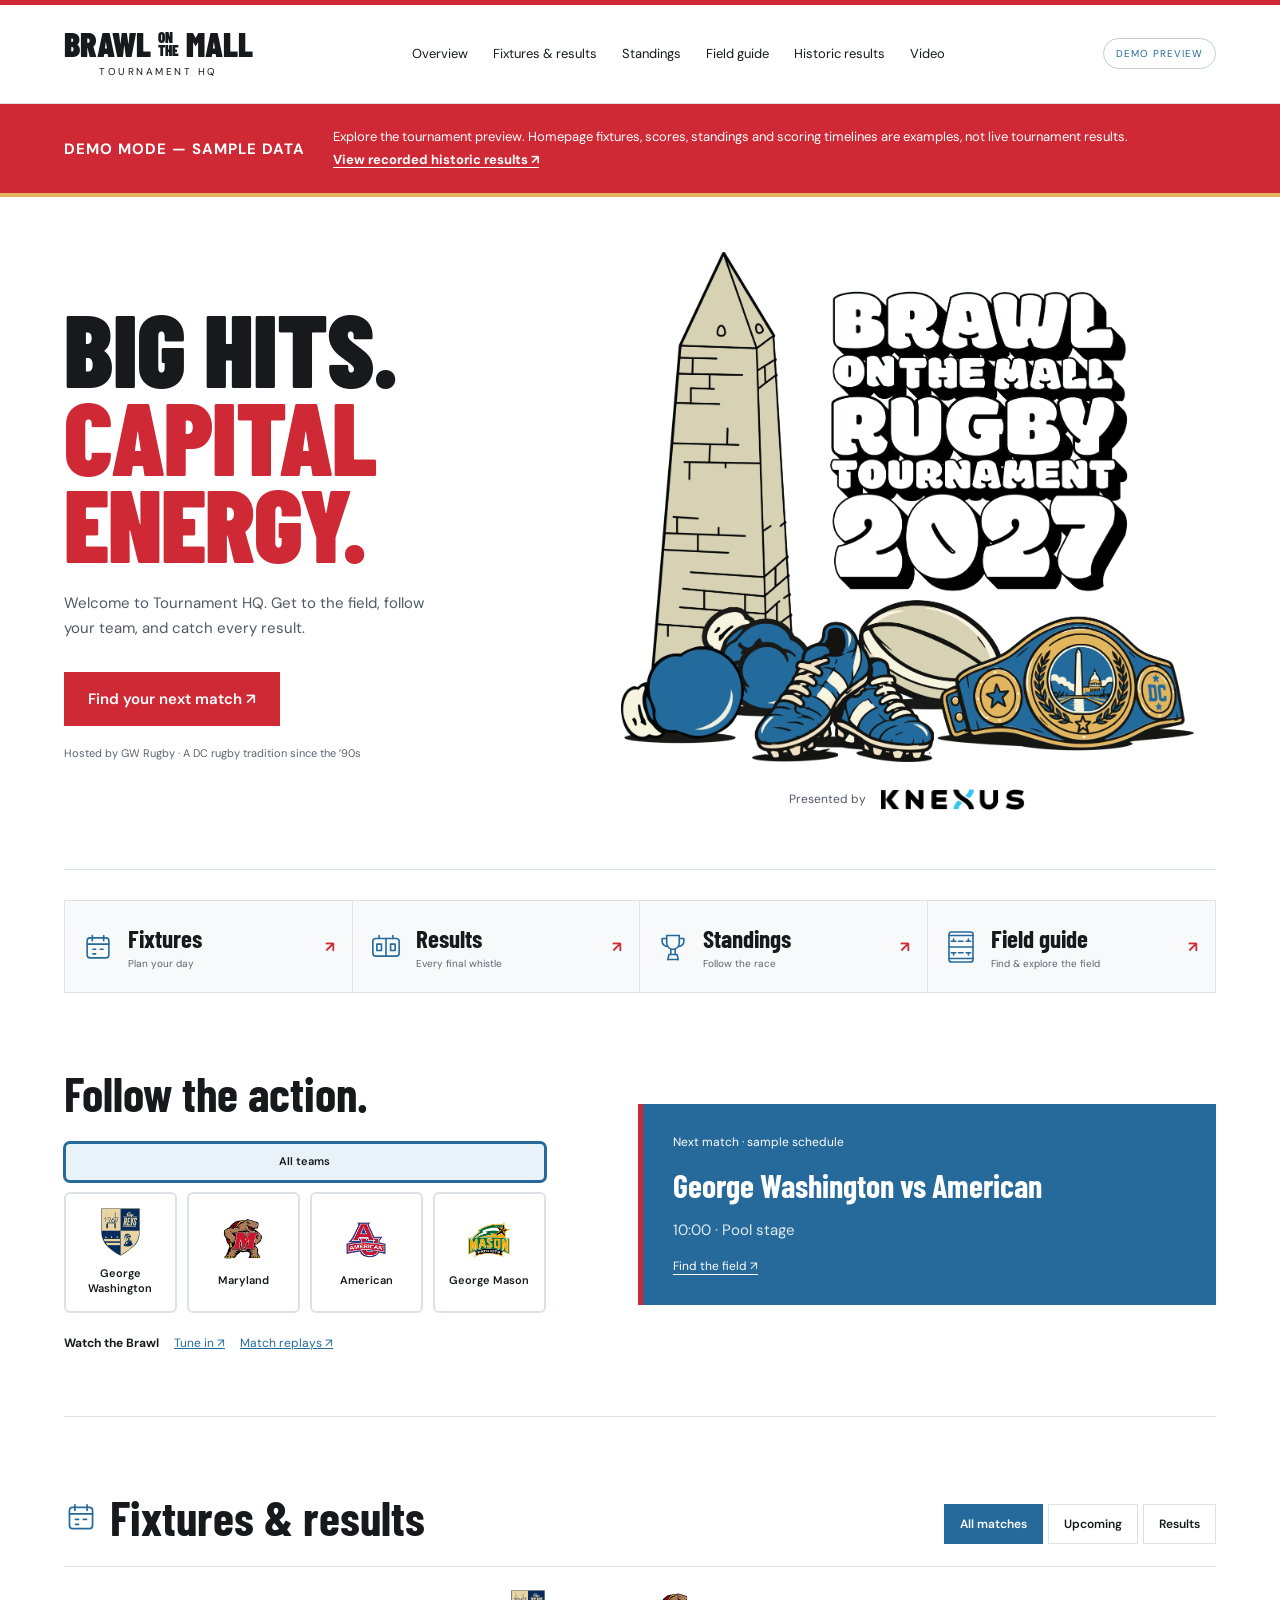
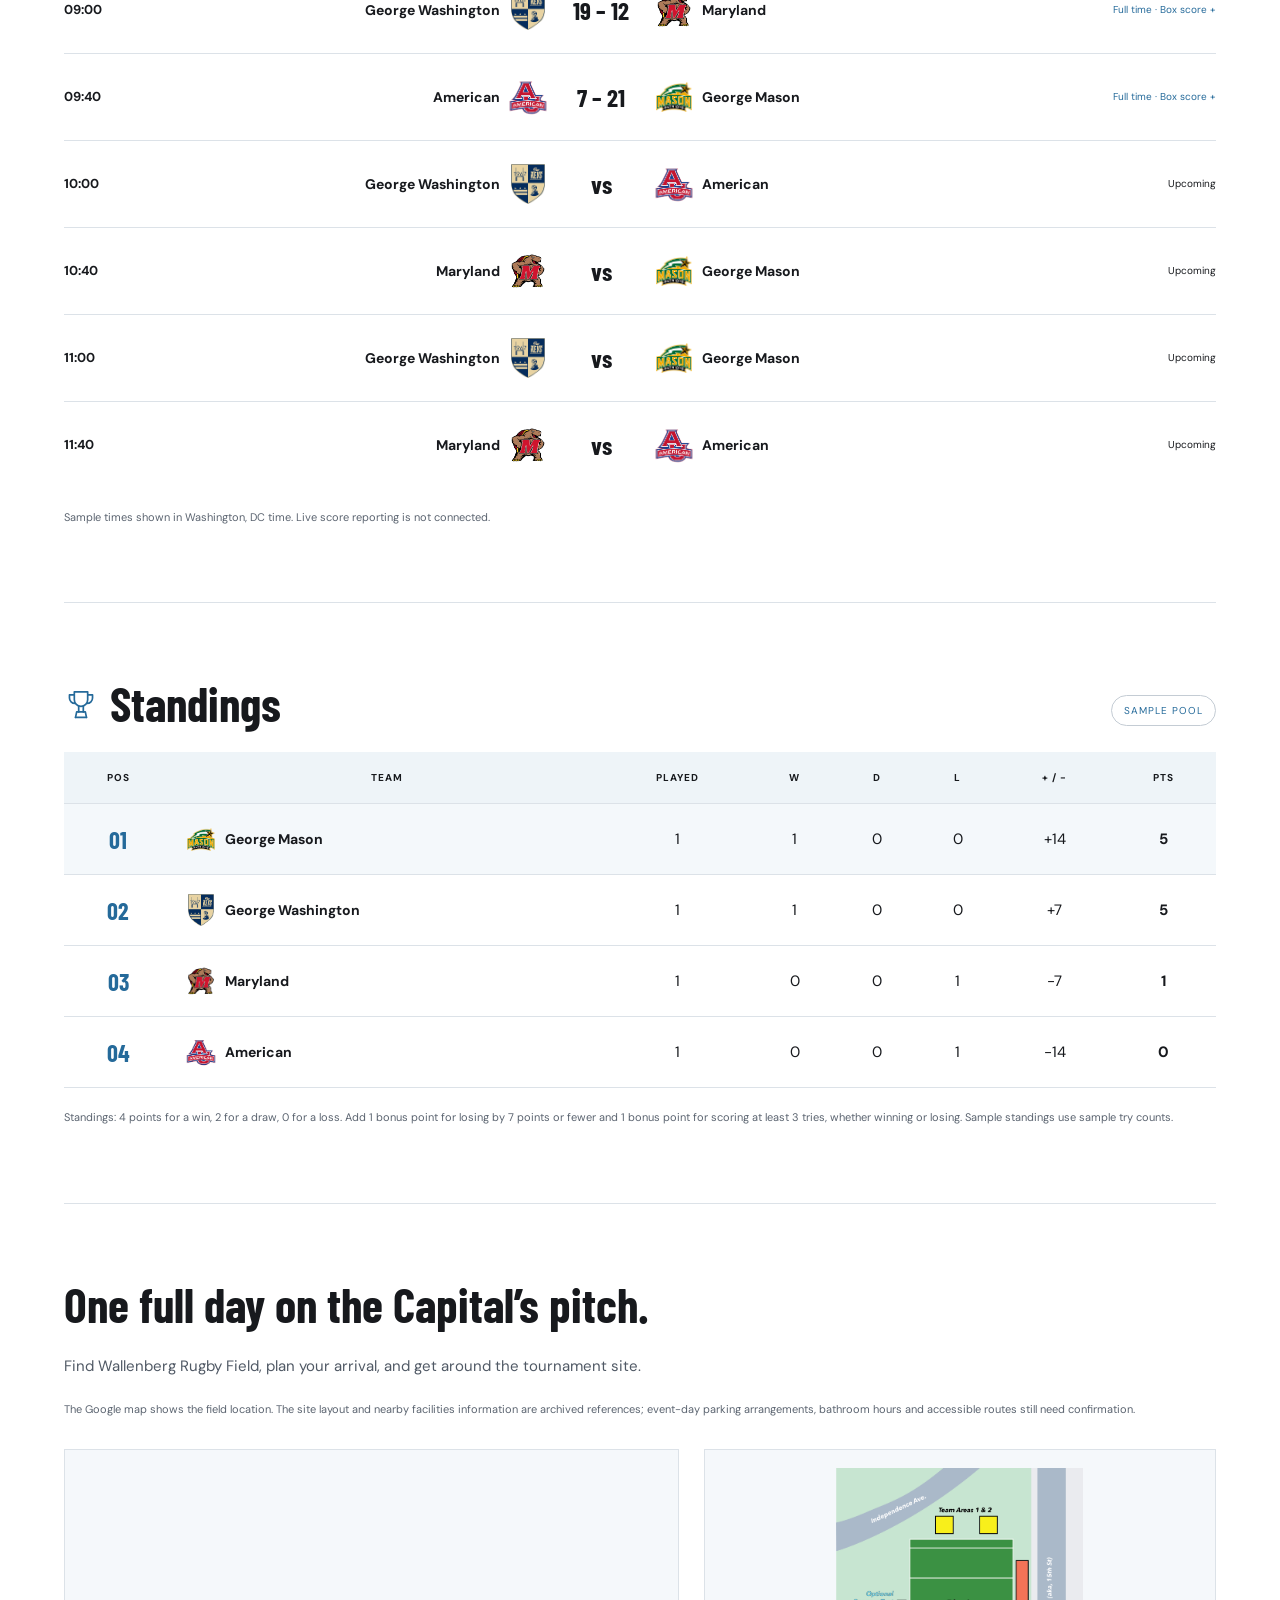
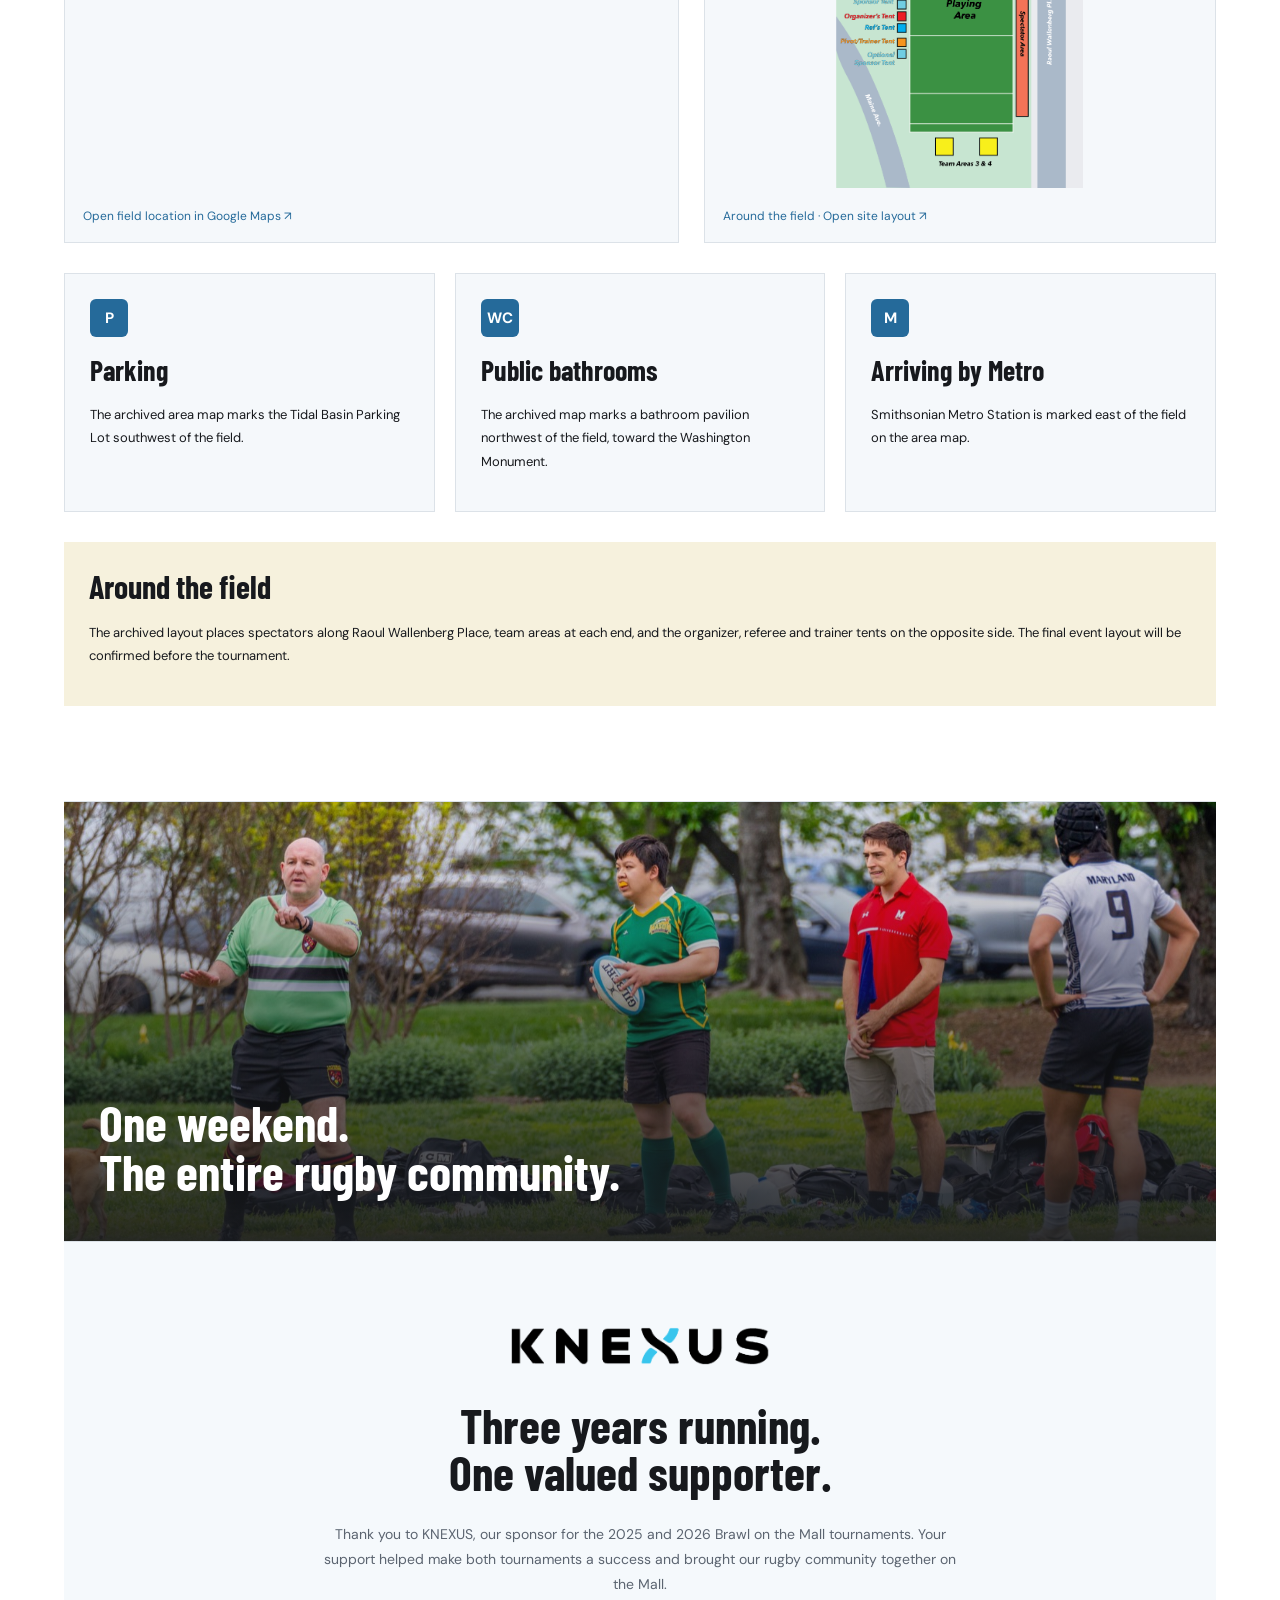
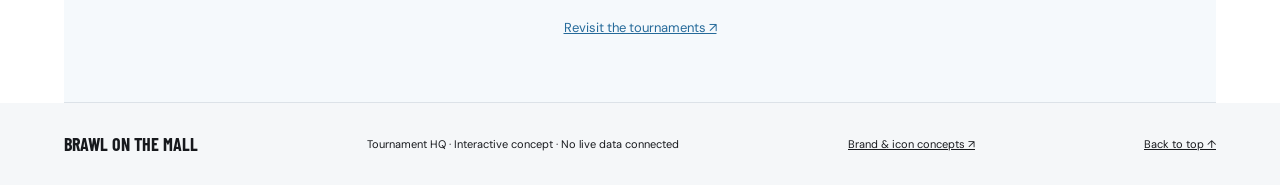
<file: index.html>
<!doctype html>
<html lang="en">
    <head>
    <meta charset="utf-8">
    <meta name="viewport" content="width=device-width,initial-scale=1">
    <meta name="description" content="Your Brawl on the Mall 2027 tournament hub: fixtures, results, standings and field guide.">
    <link rel="icon" type="image/svg+xml" href="monument.svg">
    <title>Brawl on the Mall — Tournament HQ</title>
    <link rel="stylesheet" href="style.css">
</head>
<body>
    <header>
    <a class="brand wordmark" href="#home" aria-label="Brawl on the Mall — Tournament HQ">
    <span class="wordmark-line">
    <span>BRAWL</span>
    <span class="wordmark-stack">
    <span>ON</span>
    <span>THE</span>
</span>
    <span>MALL</span>
</span>
    <span class="wordmark-sub">TOURNAMENT HQ</span>
</a>
    <nav aria-label="Main navigation">
    <a href="#home">Overview</a>
    <a href="#fixtures">Fixtures & results</a>
    <a href="#standings">Standings</a>
    <a href="#fields">Field guide</a>
    <a href="history.html">Historic results</a>
    <a href="video.html">Video</a>
</nav>
    <span class="pill">DEMO PREVIEW</span>
</header>
    <main>
    <aside class="notice demo-notice" aria-label="Demo site notice">
    <strong>DEMO MODE — SAMPLE DATA</strong>
    <span>Explore the tournament preview. Homepage fixtures, scores, standings and scoring timelines are examples, not live tournament results. <a href="history.html">View recorded historic results ↗</a>
</span>
</aside>
    <section class="hero" id="home">
    <div>
    <h1>BIG HITS.<br>
    <em>CAPITAL<br>ENERGY.</em>
</h1>
    <p>Welcome to Tournament HQ. Get to the field, follow your team, and catch every result.</p>
    <a class="button" href="#fixtures">Find your next match ↗</a>
    <span class="hero-note">Hosted by GW Rugby · A DC rugby tradition since the ’90s</span>
</div>
    <div class="hero-art">
    <img class="primary-logo" src="brawl-2027.png" alt="Brawl on the Mall Rugby Tournament 2027">
    <div class="presented-by">
    <span>Presented by</span>
    <img src="knexus-on-light.png" alt="KNEXUS">
</div>
</div>
</section>
    <div class="quick-links" aria-label="Tournament shortcuts">
    <a href="#fixtures">
    <img class="ui-icon" src="fixtures.svg" alt="" aria-hidden="true">
    <span>
    <strong>Fixtures</strong>
    <small>Plan your day</small>
</span>
    <b aria-hidden="true">↗</b>
</a>
    <a href="#fixtures" data-shortcut="results">
    <img class="ui-icon" src="results.svg" alt="" aria-hidden="true">
    <span>
    <strong>Results</strong>
    <small>Every final whistle</small>
</span>
    <b aria-hidden="true">↗</b>
</a>
    <a href="#standings">
    <img class="ui-icon" src="standings.svg" alt="" aria-hidden="true">
    <span>
    <strong>Standings</strong>
    <small>Follow the race</small>
</span>
    <b aria-hidden="true">↗</b>
</a>
    <a href="#fields">
    <img class="ui-icon" src="fields.svg" alt="" aria-hidden="true">
    <span>
    <strong>Field guide</strong>
    <small>Find & explore the field</small>
</span>
    <b aria-hidden="true">↗</b>
</a>
</div>
    <section class="dashboard">
    <div>
    <h2>Follow the action.</h2>
    <div class="team-picker" role="group" aria-label="Follow a team">
    <button type="button" data-team="" aria-pressed="true">All teams</button>
    <button type="button" data-team="George Washington" aria-pressed="false">
    <span class="team-choice-image">
    <img src="gw.png" alt="">
</span>
    <span>George Washington</span>
</button>
    <button type="button" data-team="Maryland" aria-pressed="false">
    <span class="team-choice-image">
    <img src="maryland.png" alt="">
</span>
    <span>Maryland</span>
</button>
    <button type="button" data-team="American" aria-pressed="false">
    <span class="team-choice-image">
    <img src="american.png" alt="">
</span>
    <span>American</span>
</button>
    <button type="button" data-team="George Mason" aria-pressed="false">
    <span class="team-choice-image">
    <img src="mason.png" alt="">
</span>
    <span>George Mason</span>
</button>
</div>
    <div class="tune-in">
    <span id="home-stream-status">Watch the Brawl</span>
    <a id="home-stream-link" href="live.html">Tune in ↗</a>
    <a href="video.html">Match replays ↗</a>
</div>
</div>
    <article class="next">
    <p class="next-label">Next match · sample schedule</p>
    <h3 id="nextTeams">

</h3>
    <p id="nextMeta">

</p>
    <a href="#fields">Find the field ↗</a>
</article>
</section>
    <section id="fixtures">
    <div class="section-head">
    <div>
    <h2 class="icon-heading">
    <img class="ui-icon" src="fixtures.svg" alt="" aria-hidden="true">Fixtures & results</h2>
</div>
    <div class="tabs" aria-label="Match status">
    <button data-status="all" class="active">All matches</button>
    <button data-status="upcoming">Upcoming</button>
    <button data-status="final">Results</button>
</div>
</div>
    <div id="matches">

</div>
    <p class="small">Sample times shown in Washington, DC time. Live score reporting is not connected.</p>
</section>
    <section id="standings">
    <div class="section-head">
    <div>
    <h2 class="icon-heading">
    <img class="ui-icon" src="standings.svg" alt="" aria-hidden="true">Standings</h2>
</div>
    <span class="pill">SAMPLE POOL</span>
</div>
    <div class="table-wrap">
    <table>
    <thead>
    <tr>
    <th>POS</th>
    <th>TEAM</th>
    <th>PLAYED</th>
    <th>W</th>
    <th>D</th>
    <th>L</th>
    <th>+ / −</th>
    <th>PTS</th>
</tr>
</thead>
    <tbody id="table">

</tbody>
</table>
</div>
    <p class="small">Standings: 4 points for a win, 2 for a draw, 0 for a loss. Add 1 bonus point for losing by 7 points or fewer and 1 bonus point for scoring at least 3 tries, whether winning or losing. Sample standings use sample try counts.</p>
</section>
    <section id="fields" class="field-guide">
    <h2>One full day on the Capital’s pitch.</h2>
    <p class="guide-intro">Find Wallenberg Rugby Field, plan your arrival, and get around the tournament site.</p>
    <p class="small">The Google map shows the field location. The site layout and nearby facilities information are archived references; event-day parking arrangements, bathroom hours and accessible routes still need confirmation.</p>
    <div class="guide-maps">
    <div class="live-map">
    <iframe title="Google map centered on Wallenberg Rugby Field" src="https://maps.google.com/maps?q=38.887536,-77.033543&amp;z=16&amp;output=embed" loading="lazy" referrerpolicy="no-referrer-when-downgrade" allowfullscreen>

</iframe>
    <a href="https://www.google.com/maps/search/?api=1&amp;query=38.8865912,-77.0343263" target="_blank" rel="noopener">Open field location in Google Maps ↗</a>
</div>
    <a href="fields.png" target="_blank" rel="noopener">
    <img src="fields.png" alt="Archived single-field site layout with spectator area, team areas and organizer and trainer tents">
    <span>Around the field · Open site layout ↗</span>
</a>
</div>
    <div class="arrival-cards">
    <article>
    <span class="arrival-symbol" aria-hidden="true">P</span>
    <h3>Parking</h3>
    <p>The archived area map marks the Tidal Basin Parking Lot southwest of the field.</p>
</article>
    <article>
    <span class="arrival-symbol" aria-hidden="true">WC</span>
    <h3>Public bathrooms</h3>
    <p>The archived map marks a bathroom pavilion northwest of the field, toward the Washington Monument.</p>
</article>
    <article>
    <span class="arrival-symbol" aria-hidden="true">M</span>
    <h3>Arriving by Metro</h3>
    <p>Smithsonian Metro Station is marked east of the field on the area map.</p>
</article>
</div>
    <div class="around-field">
    <h3>Around the field</h3>
    <p>The archived layout places spectators along Raoul Wallenberg Place, team areas at each end, and the organizer, referee and trainer tents on the opposite side. The final event layout will be confirmed before the tournament.</p>
</div>
</section>
    <section class="photo">
    <img src="rugby.jpg" alt="Rugby players gathering beside the pitch at Brawl">
    <div>
    <h2>One weekend.<br>The entire rugby community.</h2>
</div>
</section>
    <section class="sponsors sponsor-thanks">
    <img class="knexus-recognition" src="knexus-on-light.png" alt="KNEXUS">
    <h2>Three years running.<br>One valued supporter.</h2>
    <p>Thank you to KNEXUS, our sponsor for the 2025 and 2026 Brawl on the Mall tournaments. Your support helped make both tournaments a success and brought our rugby community together on the Mall.</p>
    <a href="history.html">Revisit the tournaments ↗</a>
</section>
</main>
    <footer>
    <strong>BRAWL ON THE MALL</strong>
    <span>Tournament HQ · Interactive concept · No live data connected</span>
    <a href="brand.html">Brand & icon concepts ↗</a>
    <a href="#home">Back to top ↑</a>
</footer>
    <script src="stream-config.js">

</script>
    <script src="app.js">

</script>
</body>
</html>
</file>
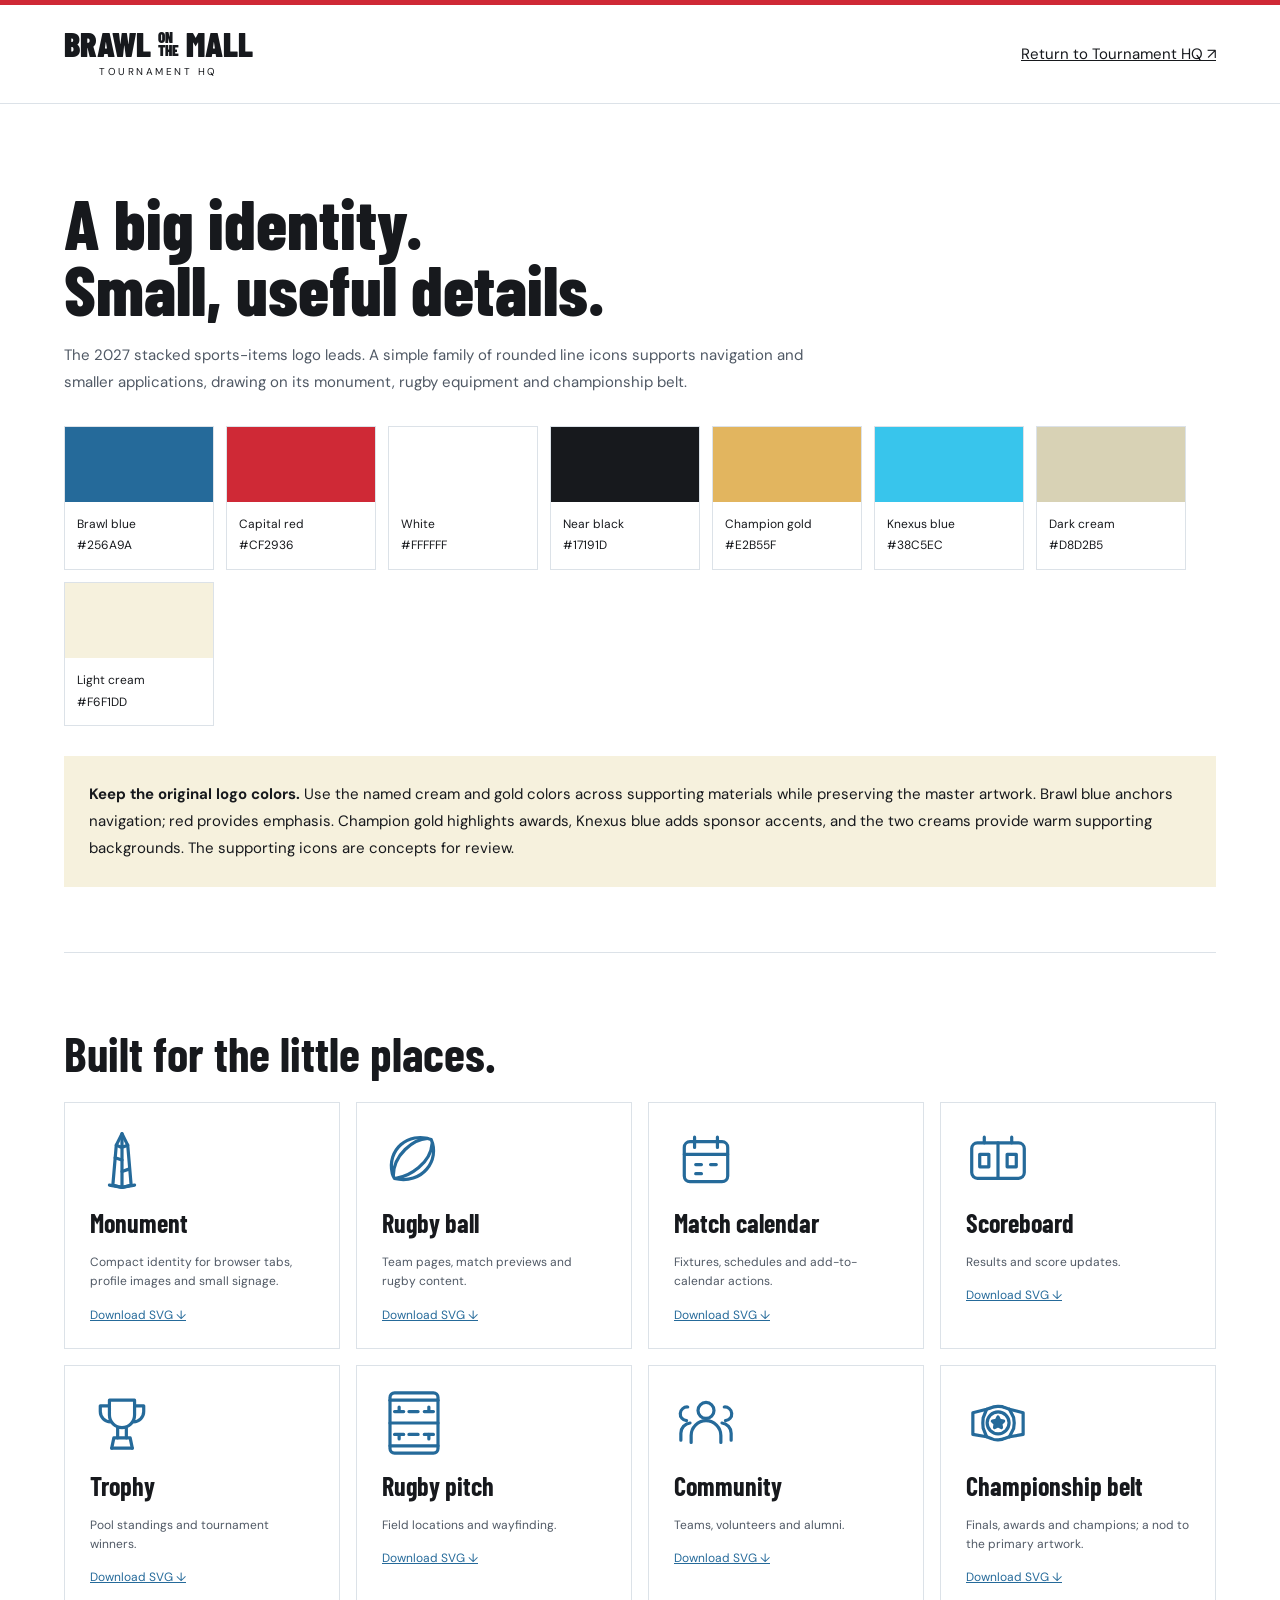
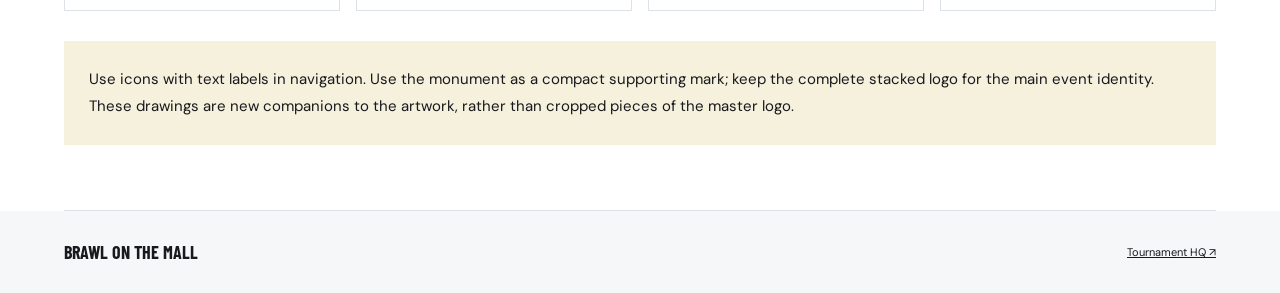
<file: brand.html>
<!doctype html><html lang="en"><head><meta charset="utf-8"><meta name="viewport" content="width=device-width,initial-scale=1"><title>Brawl — Brand & icon concepts</title><link rel="stylesheet" href="style.css"></head><body><header><a class="brand wordmark" href="index.html" aria-label="Brawl on the Mall — Tournament HQ"><span class="wordmark-line"><span>BRAWL</span><span class="wordmark-stack"><span>ON</span><span>THE</span></span><span>MALL</span></span><span class="wordmark-sub">TOURNAMENT HQ</span></a><a href="index.html">Return to Tournament HQ ↗</a></header><main><section><div class="brand-intro"><h1>A big identity.<br>Small, useful details.</h1><p>The 2027 stacked sports-items logo leads. A simple family of rounded line icons supports navigation and smaller applications, drawing on its monument, rugby equipment and championship belt.</p></div><div class="palette"><div class="swatch"><i style="background:#256A9A"></i><span>Brawl blue<br>#256A9A</span></div><div class="swatch"><i style="background:#CF2936"></i><span>Capital red<br>#CF2936</span></div><div class="swatch"><i style="background:#FFFFFF"></i><span>White<br>#FFFFFF</span></div><div class="swatch"><i style="background:#17191D"></i><span>Near black<br>#17191D</span></div><div class="swatch"><i style="background:#E2B55F"></i><span>Champion gold<br>#E2B55F</span></div><div class="swatch"><i style="background:#38C5EC"></i><span>Knexus blue<br>#38C5EC</span></div><div class="swatch"><i style="background:#D8D2B5"></i><span>Dark cream<br>#D8D2B5</span></div><div class="swatch"><i style="background:#F6F1DD"></i><span>Light cream<br>#F6F1DD</span></div></div><div class="brand-rule"><strong>Keep the original logo colors.</strong> Use the named cream and gold colors across supporting materials while preserving the master artwork. Brawl blue anchors navigation; red provides emphasis. Champion gold highlights awards, Knexus blue adds sponsor accents, and the two creams provide warm supporting backgrounds. The supporting icons are concepts for review.</div></section><section><h2>Built for the little places.</h2><div class="icon-grid"><article class="icon-card"><img src="monument.svg" alt="Monument icon"><h3>Monument</h3><p>Compact identity for browser tabs, profile images and small signage.</p><a href="monument.svg" download="brawl-monument.svg">Download SVG ↓</a></article><article class="icon-card"><img src="rugby.svg" alt="Rugby ball icon"><h3>Rugby ball</h3><p>Team pages, match previews and rugby content.</p><a href="rugby.svg" download="brawl-rugby.svg">Download SVG ↓</a></article><article class="icon-card"><img src="fixtures.svg" alt="Match calendar icon"><h3>Match calendar</h3><p>Fixtures, schedules and add-to-calendar actions.</p><a href="fixtures.svg" download="brawl-fixtures.svg">Download SVG ↓</a></article><article class="icon-card"><img src="results.svg" alt="Scoreboard icon"><h3>Scoreboard</h3><p>Results and score updates.</p><a href="results.svg" download="brawl-results.svg">Download SVG ↓</a></article><article class="icon-card"><img src="standings.svg" alt="Trophy icon"><h3>Trophy</h3><p>Pool standings and tournament winners.</p><a href="standings.svg" download="brawl-standings.svg">Download SVG ↓</a></article><article class="icon-card"><img src="fields.svg" alt="Rugby pitch icon"><h3>Rugby pitch</h3><p>Field locations and wayfinding.</p><a href="fields.svg" download="brawl-fields.svg">Download SVG ↓</a></article><article class="icon-card"><img src="community.svg" alt="Community icon"><h3>Community</h3><p>Teams, volunteers and alumni.</p><a href="community.svg" download="brawl-community.svg">Download SVG ↓</a></article><article class="icon-card"><img src="belt.svg" alt="Championship belt icon"><h3>Championship belt</h3><p>Finals, awards and champions; a nod to the primary artwork.</p><a href="belt.svg" download="brawl-belt.svg">Download SVG ↓</a></article></div><div class="brand-rule">Use icons with text labels in navigation. Use the monument as a compact supporting mark; keep the complete stacked logo for the main event identity. These drawings are new companions to the artwork, rather than cropped pieces of the master logo.</div></section></main><footer><strong>BRAWL ON THE MALL</strong><a href="index.html">Tournament HQ ↗</a></footer></body></html>
</file>
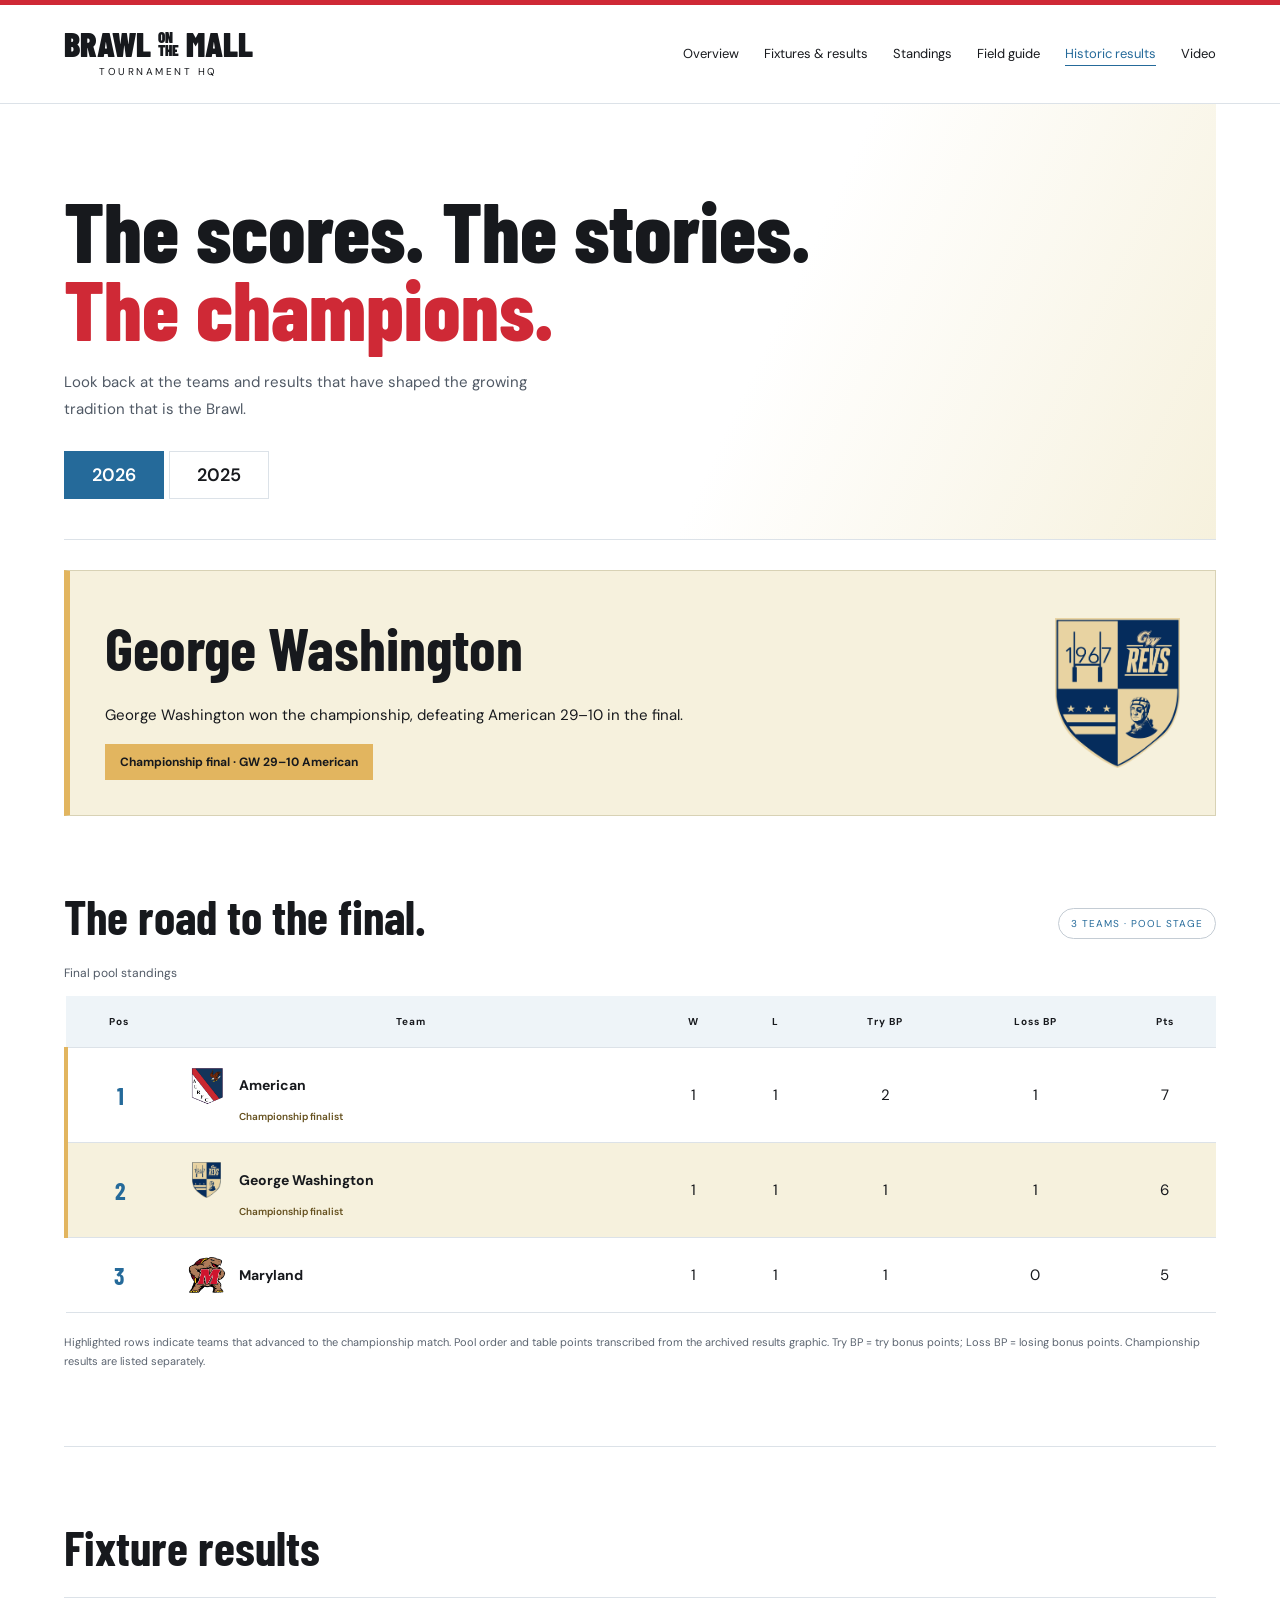
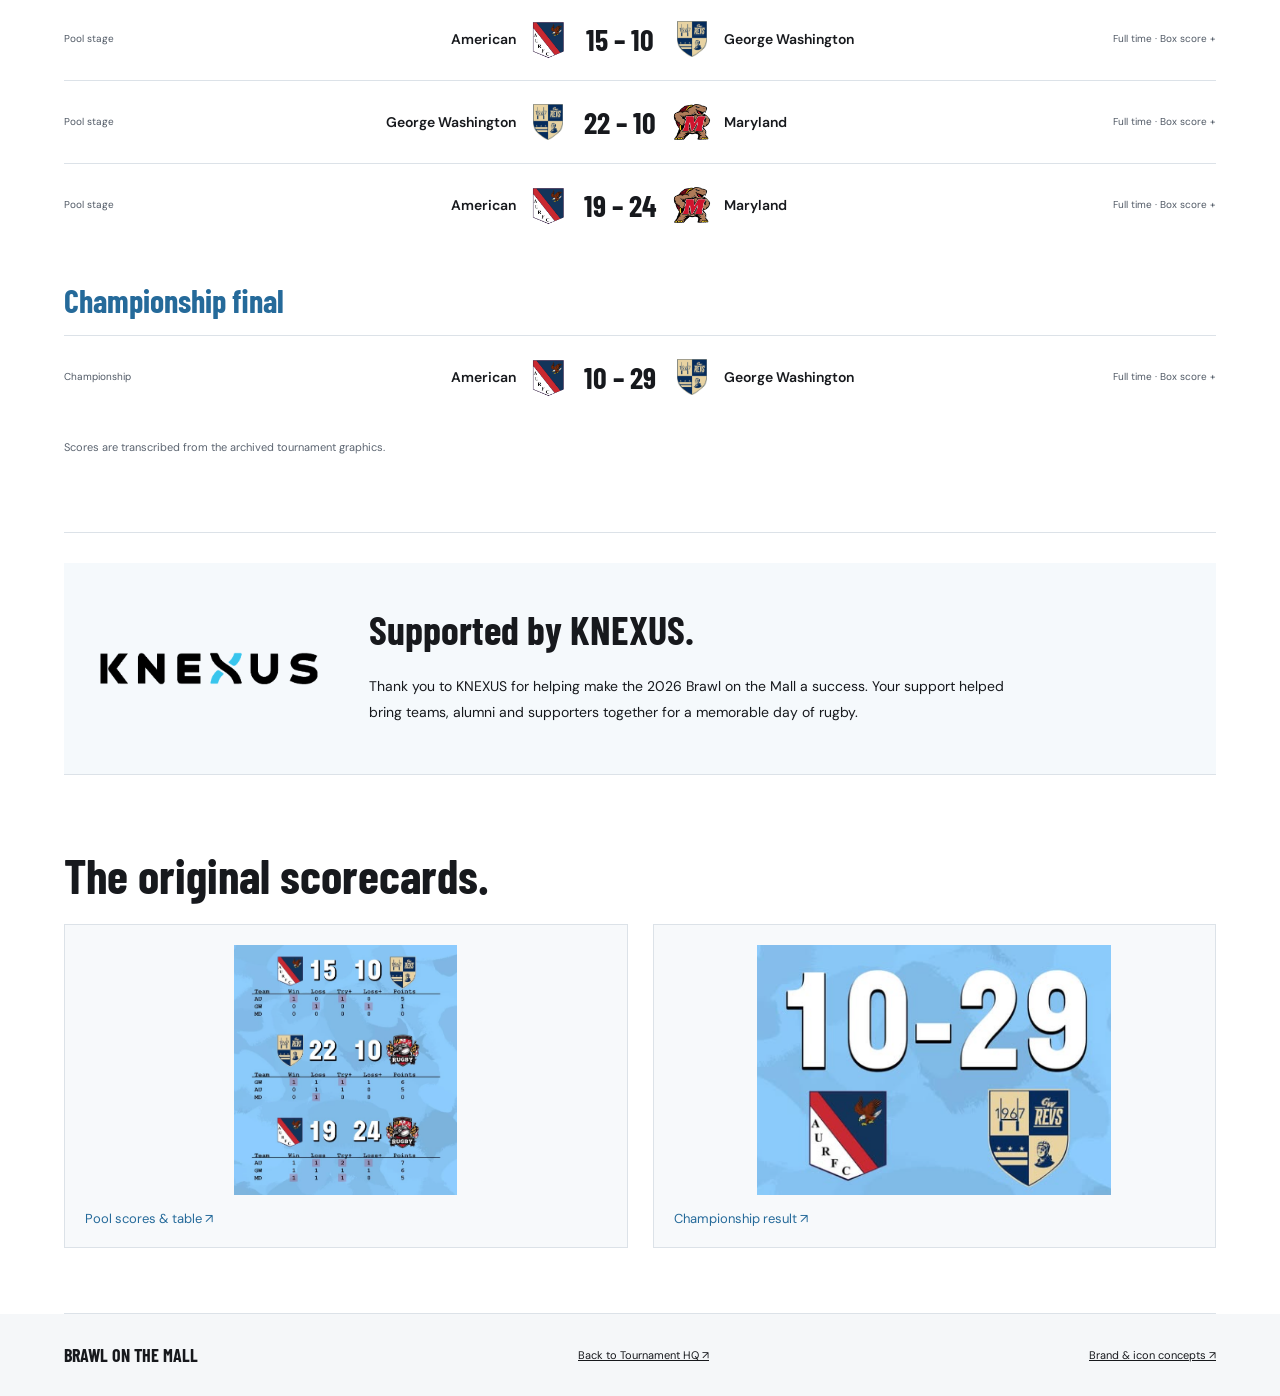
<file: history.html>
<!doctype html><html lang="en"><head><meta charset="utf-8"><meta name="viewport" content="width=device-width,initial-scale=1"><title>Historic results — Brawl on the Mall</title><meta name="description" content="Explore Brawl on the Mall champions, tournament tables and match results from 2025 and 2026."><link rel="icon" href="monument.svg"><link rel="stylesheet" href="style.css"></head><body><header><a class="brand wordmark" href="index.html" aria-label="Brawl on the Mall — Tournament HQ"><span class="wordmark-line"><span>BRAWL</span><span class="wordmark-stack"><span>ON</span><span>THE</span></span><span>MALL</span></span><span class="wordmark-sub">TOURNAMENT HQ</span></a><nav aria-label="Main navigation"><a href="index.html">Overview</a><a href="index.html#fixtures">Fixtures & results</a><a href="index.html#standings">Standings</a><a href="index.html#fields">Field guide</a><a href="history.html" aria-current="page">Historic results</a><a href="video.html">Video</a></nav></header><main><section class="history-intro"><h1><span>The scores. The stories.</span><br><em>The champions.</em></h1><p>Look back at the teams and results that have shaped the growing tradition that is the Brawl.</p><div class="tabs year-tabs" aria-label="Tournament year"><button data-year="2026" class="active" aria-pressed="true">2026</button><button data-year="2025" aria-pressed="false">2025</button></div></section><div id="archive" aria-live="polite"></div><noscript><p>Enable JavaScript to switch tournament years and view the archive.</p></noscript></main><footer><strong>BRAWL ON THE MALL</strong><a href="index.html">Back to Tournament HQ ↗</a><a href="brand.html">Brand & icon concepts ↗</a></footer><script src="history.js"></script></body></html>
</file>
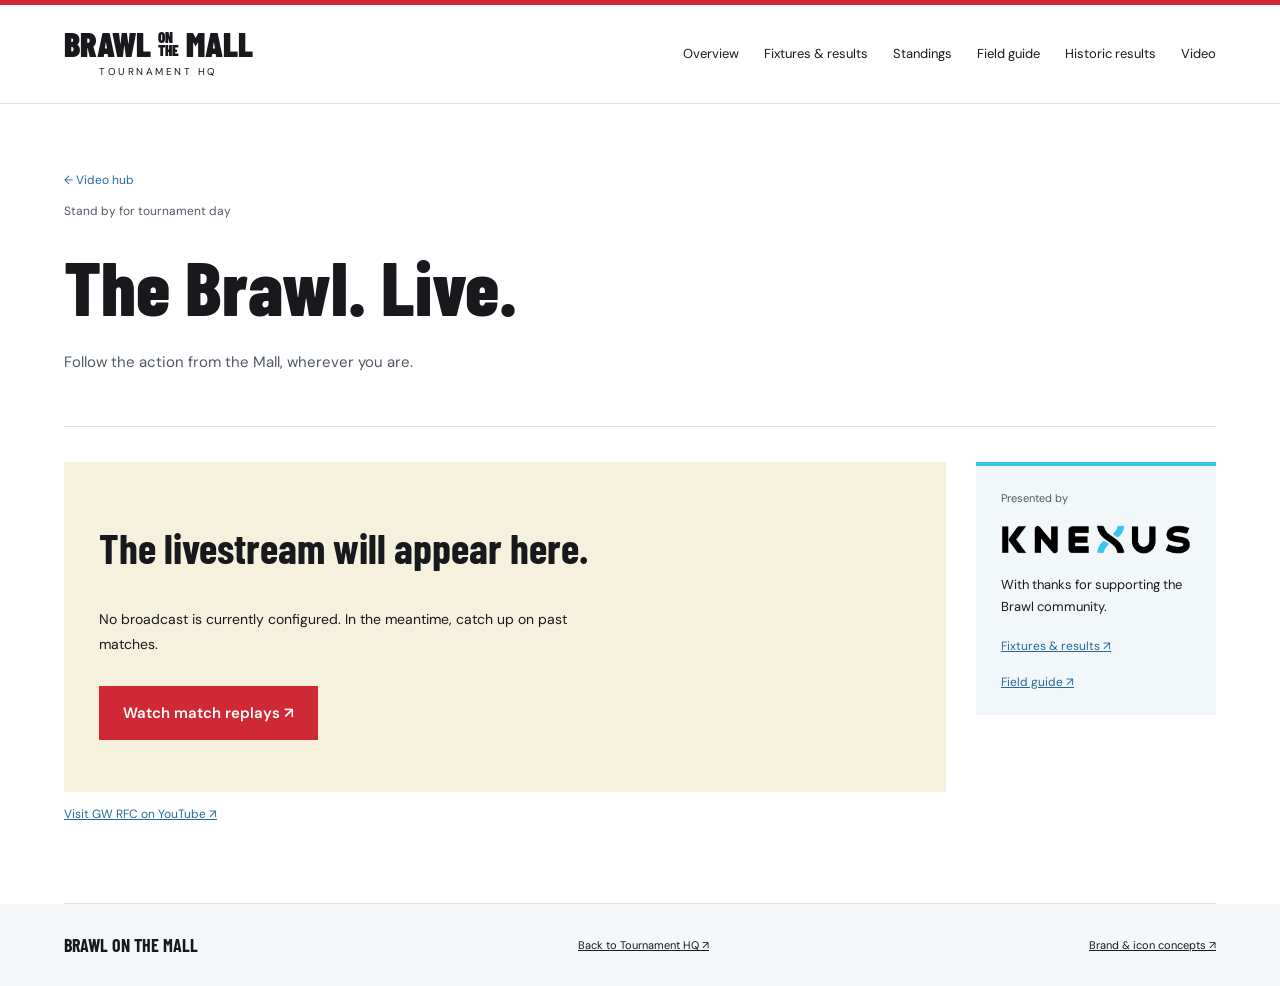
<file: live.html>
<!doctype html><html lang="en"><head><meta charset="utf-8"><meta name="viewport" content="width=device-width,initial-scale=1"><title>Livestream — Brawl on the Mall</title><link rel="icon" href="monument.svg"><link rel="stylesheet" href="style.css"></head><body><header><a class="brand wordmark" href="index.html" aria-label="Brawl on the Mall — Tournament HQ"><span class="wordmark-line"><span>BRAWL</span><span class="wordmark-stack"><span>ON</span><span>THE</span></span><span>MALL</span></span><span class="wordmark-sub">TOURNAMENT HQ</span></a><nav aria-label="Main navigation"><a href="index.html">Overview</a><a href="index.html#fixtures">Fixtures & results</a><a href="index.html#standings">Standings</a><a href="index.html#fields">Field guide</a><a href="history.html">Historic results</a><a href="video.html">Video</a></nav></header><main><section class="video-intro"><a class="back-link" href="video.html">← Video hub</a><p id="broadcast-status" class="broadcast-status">Stand by for tournament day</p><h1>The Brawl. Live.</h1><p>Follow the action from the Mall, wherever you are.</p></section><section class="watch-layout live-watch"><div><div id="broadcast-player" class="broadcast-standby"><h2>The livestream will appear here.</h2><p>No broadcast is currently configured. In the meantime, catch up on past matches.</p><a class="button" href="video.html">Watch match replays ↗</a></div><p class="player-fallback"><a id="broadcast-youtube" href="https://www.youtube.com/channel/UC6D89g2EfBsQlusN3LFB9Bg/live" target="_blank" rel="noopener">Visit GW RFC on YouTube ↗</a></p></div><aside class="watch-side"><span>Presented by</span><img src="knexus-on-light.png" alt="KNEXUS"><p>With thanks for supporting the Brawl community.</p><a href="index.html#fixtures">Fixtures & results ↗</a><a href="index.html#fields">Field guide ↗</a></aside></section></main><footer><strong>BRAWL ON THE MALL</strong><a href="index.html">Back to Tournament HQ ↗</a><a href="brand.html">Brand & icon concepts ↗</a></footer><script src="stream-config.js"></script><script src="live.js"></script></body></html>
</file>
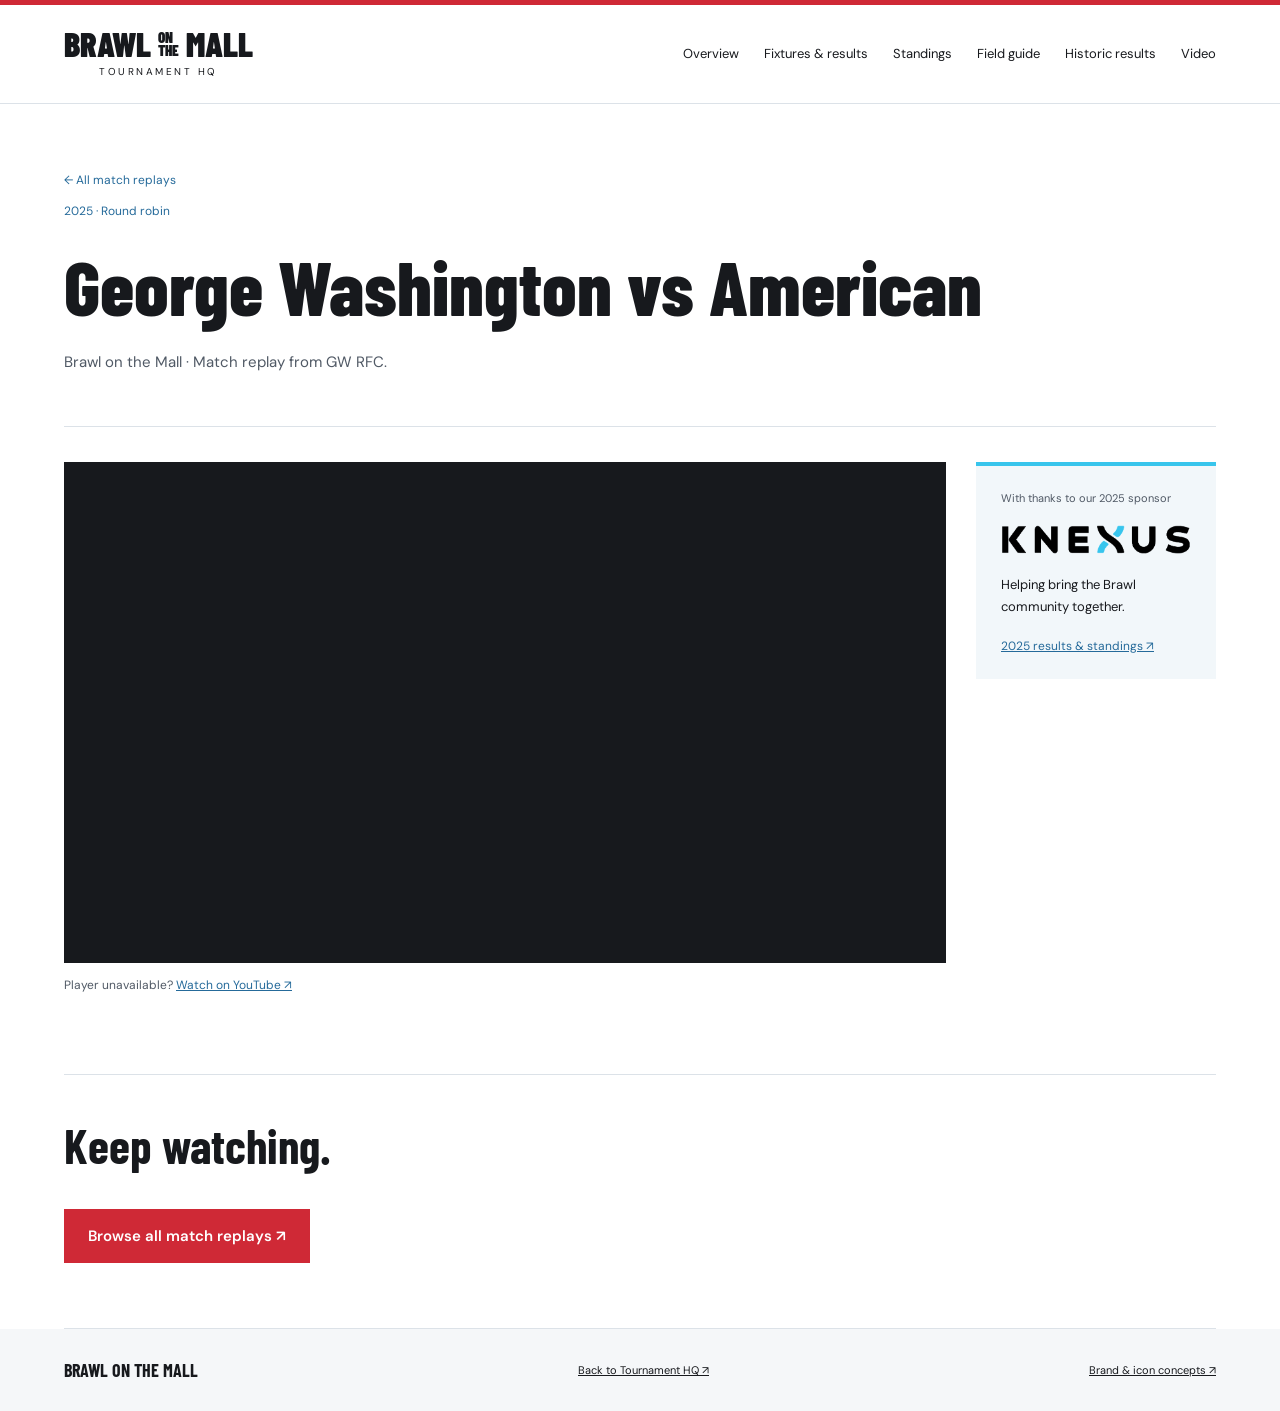
<file: replay-2025-gw-american.html>
<!doctype html><html lang="en"><head><meta charset="utf-8"><meta name="viewport" content="width=device-width,initial-scale=1"><title>George Washington vs American — Brawl on the Mall</title><link rel="icon" href="monument.svg"><link rel="stylesheet" href="style.css"></head><body><header><a class="brand wordmark" href="index.html" aria-label="Brawl on the Mall — Tournament HQ"><span class="wordmark-line"><span>BRAWL</span><span class="wordmark-stack"><span>ON</span><span>THE</span></span><span>MALL</span></span><span class="wordmark-sub">TOURNAMENT HQ</span></a><nav aria-label="Main navigation"><a href="index.html">Overview</a><a href="index.html#fixtures">Fixtures & results</a><a href="index.html#standings">Standings</a><a href="index.html#fields">Field guide</a><a href="history.html">Historic results</a><a href="video.html">Video</a></nav></header><main><section class="video-intro"><a class="back-link" href="video.html">← All match replays</a><p class="video-meta">2025 · Round robin</p><h1>George Washington vs American</h1><p>Brawl on the Mall · Match replay from GW RFC.</p></section><section class="watch-layout"><div><div class="video-player"><iframe src="https://www.youtube-nocookie.com/embed/2aXz1nOESMs?rel=0" title="2025 Brawl on the Mall: George Washington vs American" allow="accelerometer; autoplay; clipboard-write; encrypted-media; gyroscope; picture-in-picture; web-share" referrerpolicy="strict-origin-when-cross-origin" allowfullscreen></iframe></div><p class="player-fallback">Player unavailable? <a href="https://www.youtube.com/watch?v=2aXz1nOESMs" target="_blank" rel="noopener">Watch on YouTube ↗</a></p></div><aside class="watch-side"><span>With thanks to our 2025 sponsor</span><img src="knexus-on-light.png" alt="KNEXUS"><p>Helping bring the Brawl community together.</p><a href="history.html#2025">2025 results & standings ↗</a></aside></section><section class="watch-next"><h2>Keep watching.</h2><a class="button" href="video.html">Browse all match replays ↗</a></section></main><footer><strong>BRAWL ON THE MALL</strong><a href="index.html">Back to Tournament HQ ↗</a><a href="brand.html">Brand & icon concepts ↗</a></footer></body></html>
</file>
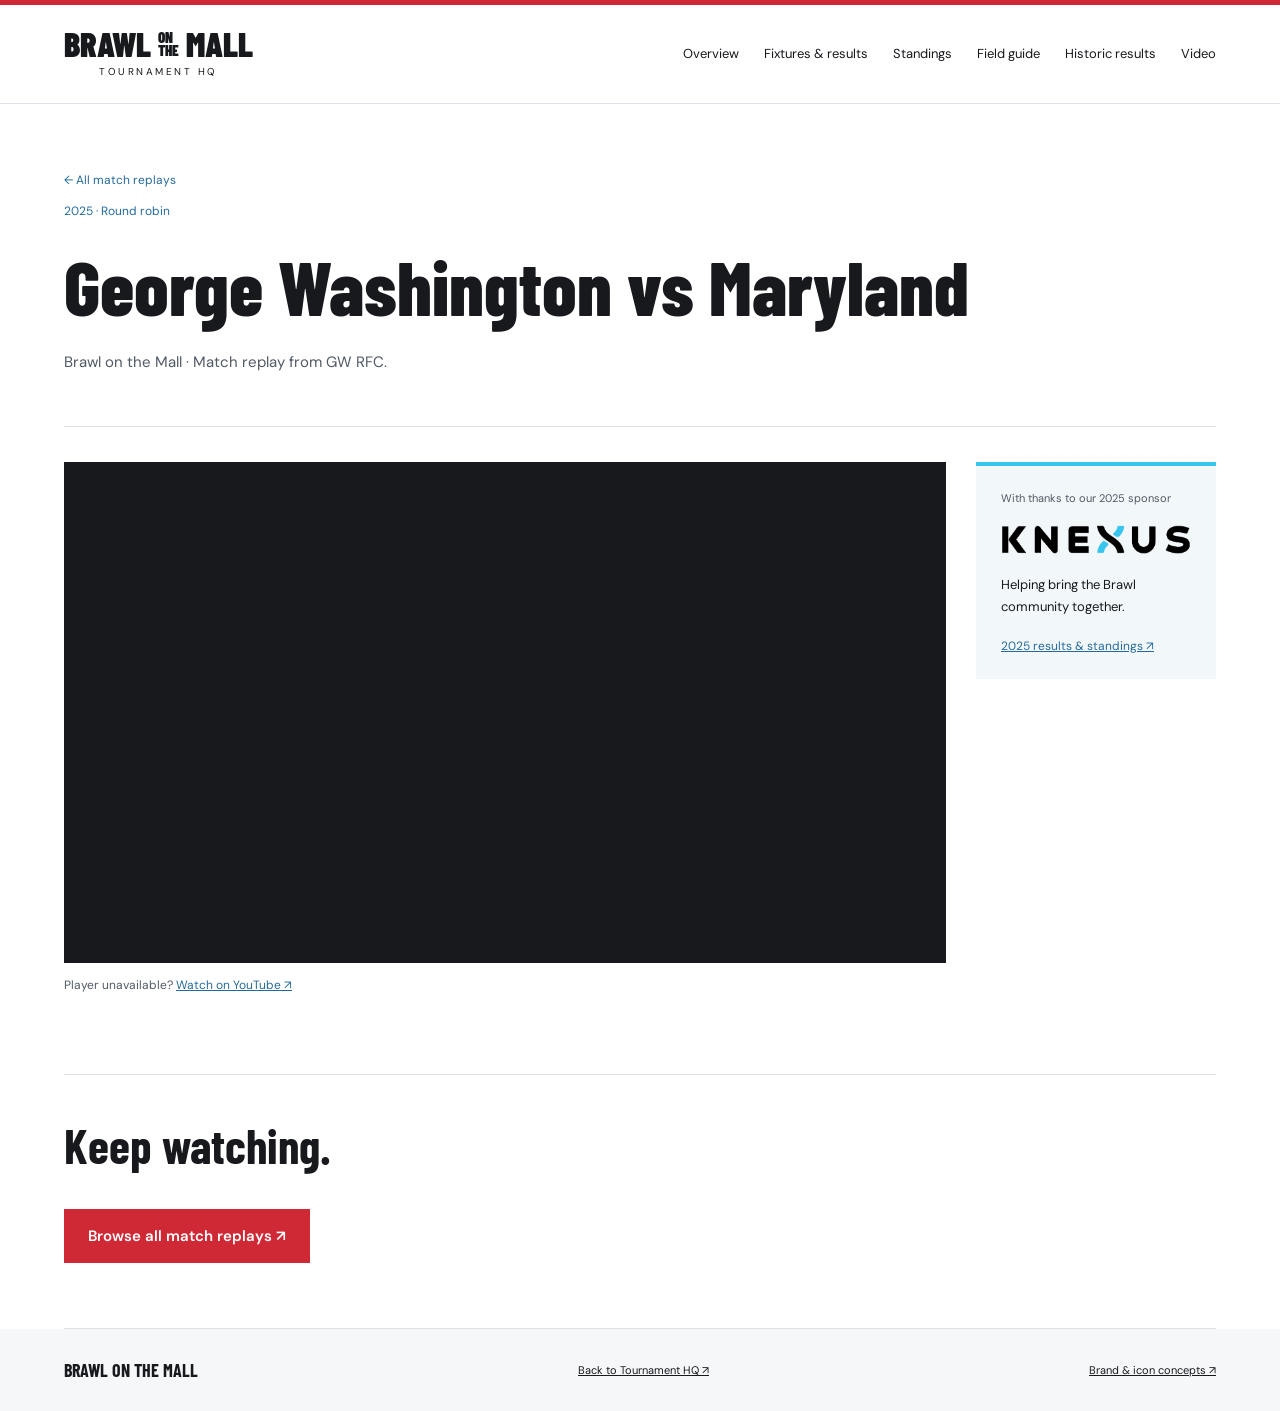
<file: replay-2025-gw-maryland.html>
<!doctype html><html lang="en"><head><meta charset="utf-8"><meta name="viewport" content="width=device-width,initial-scale=1"><title>George Washington vs Maryland — Brawl on the Mall</title><link rel="icon" href="monument.svg"><link rel="stylesheet" href="style.css"></head><body><header><a class="brand wordmark" href="index.html" aria-label="Brawl on the Mall — Tournament HQ"><span class="wordmark-line"><span>BRAWL</span><span class="wordmark-stack"><span>ON</span><span>THE</span></span><span>MALL</span></span><span class="wordmark-sub">TOURNAMENT HQ</span></a><nav aria-label="Main navigation"><a href="index.html">Overview</a><a href="index.html#fixtures">Fixtures & results</a><a href="index.html#standings">Standings</a><a href="index.html#fields">Field guide</a><a href="history.html">Historic results</a><a href="video.html">Video</a></nav></header><main><section class="video-intro"><a class="back-link" href="video.html">← All match replays</a><p class="video-meta">2025 · Round robin</p><h1>George Washington vs Maryland</h1><p>Brawl on the Mall · Match replay from GW RFC.</p></section><section class="watch-layout"><div><div class="video-player"><iframe src="https://www.youtube-nocookie.com/embed/CaJvqyY7y-k?rel=0" title="2025 Brawl on the Mall: George Washington vs Maryland" allow="accelerometer; autoplay; clipboard-write; encrypted-media; gyroscope; picture-in-picture; web-share" referrerpolicy="strict-origin-when-cross-origin" allowfullscreen></iframe></div><p class="player-fallback">Player unavailable? <a href="https://www.youtube.com/watch?v=CaJvqyY7y-k" target="_blank" rel="noopener">Watch on YouTube ↗</a></p></div><aside class="watch-side"><span>With thanks to our 2025 sponsor</span><img src="knexus-on-light.png" alt="KNEXUS"><p>Helping bring the Brawl community together.</p><a href="history.html#2025">2025 results & standings ↗</a></aside></section><section class="watch-next"><h2>Keep watching.</h2><a class="button" href="video.html">Browse all match replays ↗</a></section></main><footer><strong>BRAWL ON THE MALL</strong><a href="index.html">Back to Tournament HQ ↗</a><a href="brand.html">Brand & icon concepts ↗</a></footer></body></html>
</file>
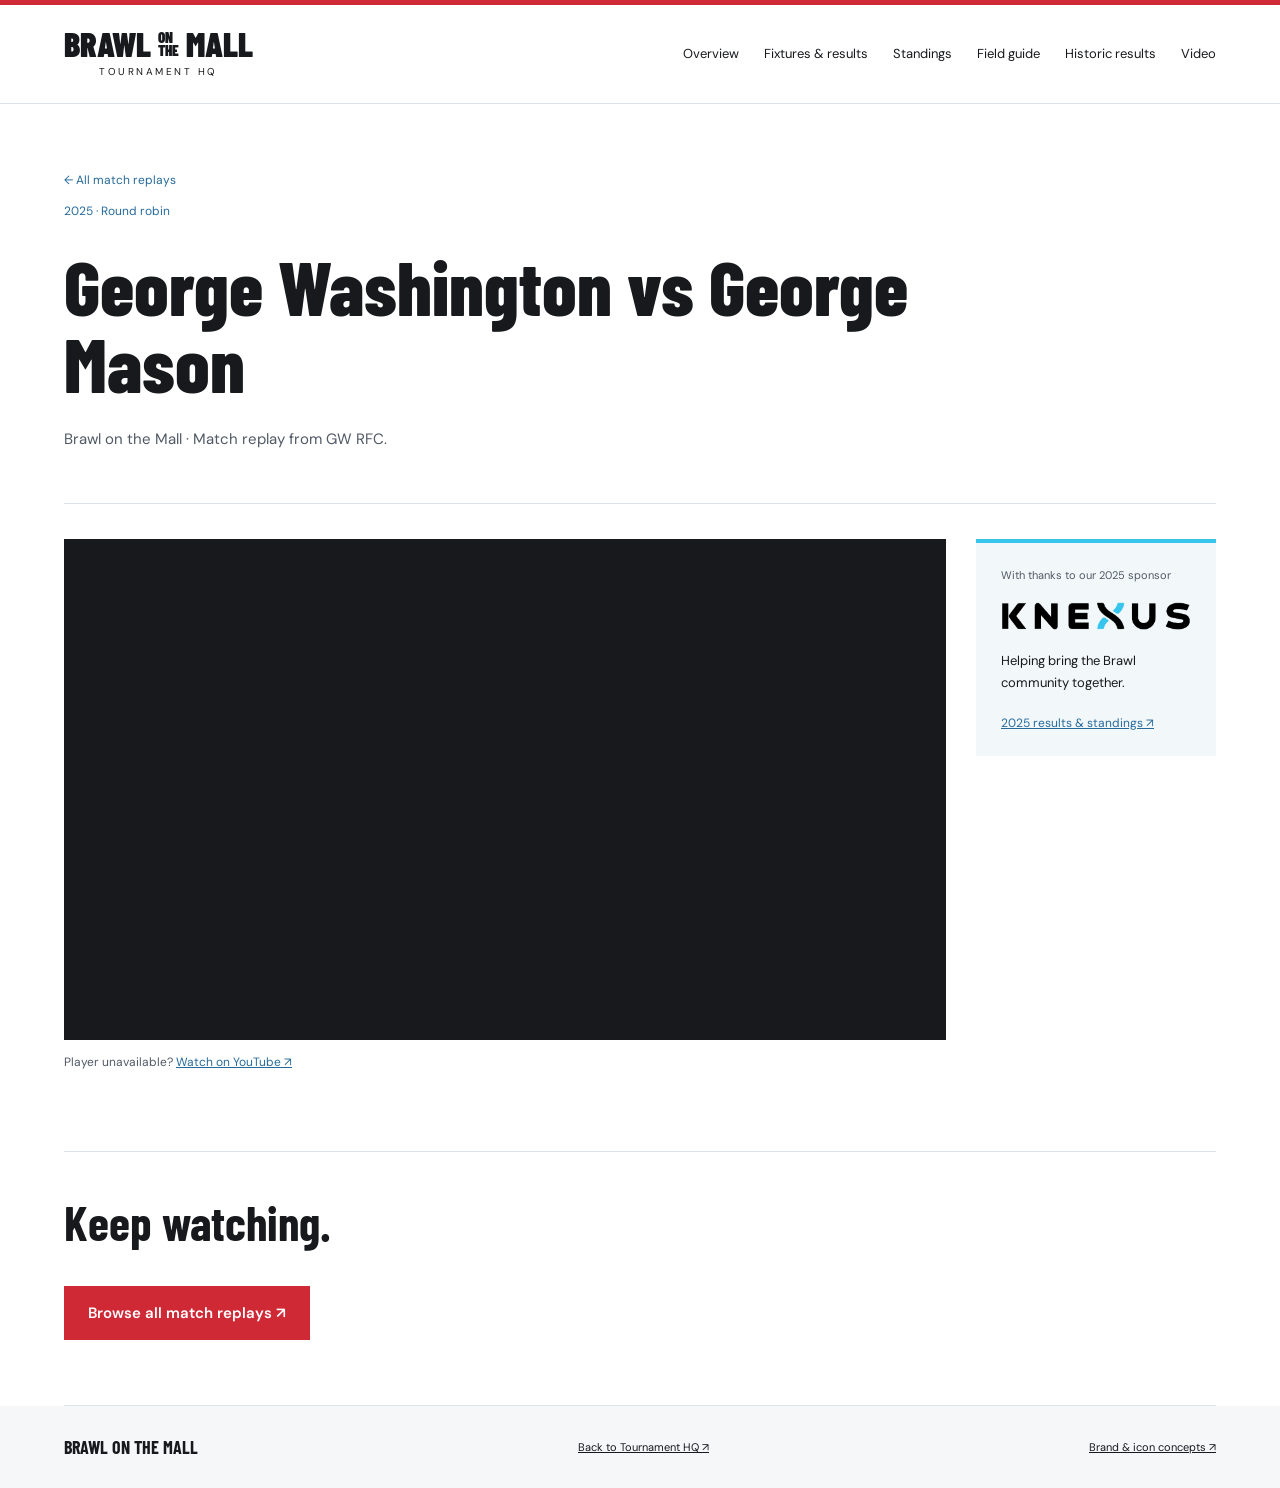
<file: replay-2025-gw-mason.html>
<!doctype html><html lang="en"><head><meta charset="utf-8"><meta name="viewport" content="width=device-width,initial-scale=1"><title>George Washington vs George Mason — Brawl on the Mall</title><link rel="icon" href="monument.svg"><link rel="stylesheet" href="style.css"></head><body><header><a class="brand wordmark" href="index.html" aria-label="Brawl on the Mall — Tournament HQ"><span class="wordmark-line"><span>BRAWL</span><span class="wordmark-stack"><span>ON</span><span>THE</span></span><span>MALL</span></span><span class="wordmark-sub">TOURNAMENT HQ</span></a><nav aria-label="Main navigation"><a href="index.html">Overview</a><a href="index.html#fixtures">Fixtures & results</a><a href="index.html#standings">Standings</a><a href="index.html#fields">Field guide</a><a href="history.html">Historic results</a><a href="video.html">Video</a></nav></header><main><section class="video-intro"><a class="back-link" href="video.html">← All match replays</a><p class="video-meta">2025 · Round robin</p><h1>George Washington vs George Mason</h1><p>Brawl on the Mall · Match replay from GW RFC.</p></section><section class="watch-layout"><div><div class="video-player"><iframe src="https://www.youtube-nocookie.com/embed/EHEHNLmTnug?rel=0" title="2025 Brawl on the Mall: George Washington vs George Mason" allow="accelerometer; autoplay; clipboard-write; encrypted-media; gyroscope; picture-in-picture; web-share" referrerpolicy="strict-origin-when-cross-origin" allowfullscreen></iframe></div><p class="player-fallback">Player unavailable? <a href="https://www.youtube.com/watch?v=EHEHNLmTnug" target="_blank" rel="noopener">Watch on YouTube ↗</a></p></div><aside class="watch-side"><span>With thanks to our 2025 sponsor</span><img src="knexus-on-light.png" alt="KNEXUS"><p>Helping bring the Brawl community together.</p><a href="history.html#2025">2025 results & standings ↗</a></aside></section><section class="watch-next"><h2>Keep watching.</h2><a class="button" href="video.html">Browse all match replays ↗</a></section></main><footer><strong>BRAWL ON THE MALL</strong><a href="index.html">Back to Tournament HQ ↗</a><a href="brand.html">Brand & icon concepts ↗</a></footer></body></html>
</file>
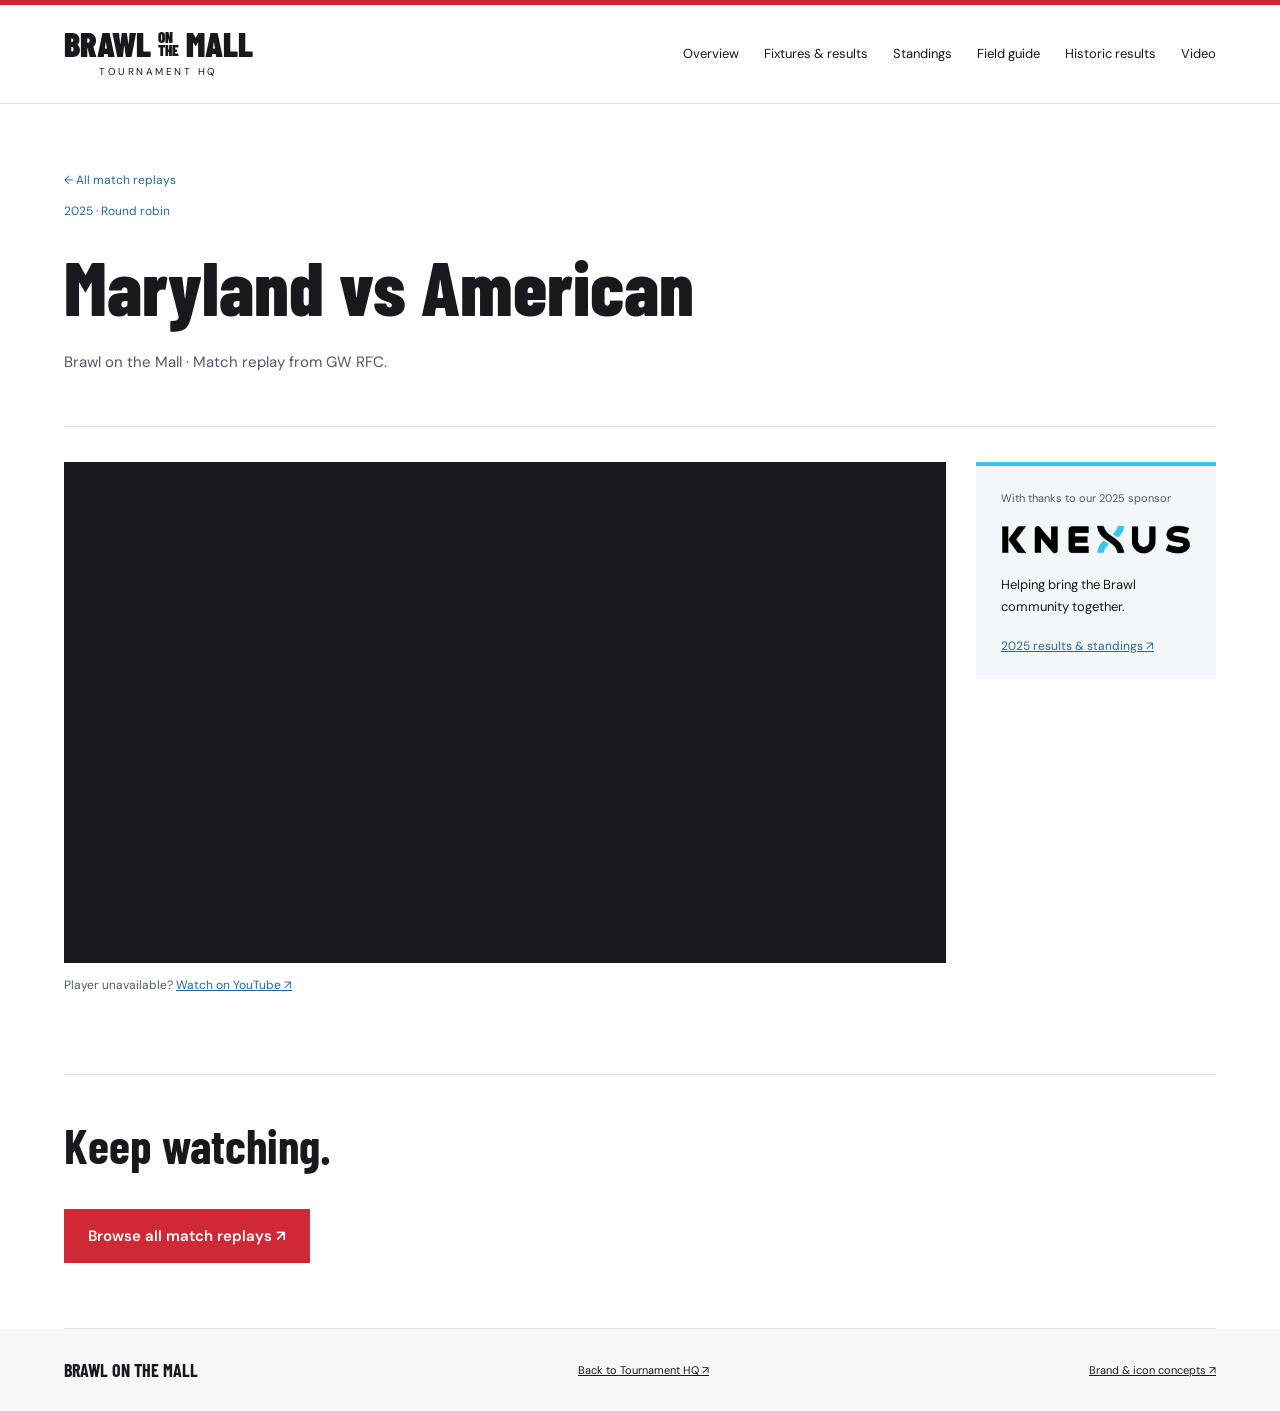
<file: replay-2025-maryland-american.html>
<!doctype html><html lang="en"><head><meta charset="utf-8"><meta name="viewport" content="width=device-width,initial-scale=1"><title>Maryland vs American — Brawl on the Mall</title><link rel="icon" href="monument.svg"><link rel="stylesheet" href="style.css"></head><body><header><a class="brand wordmark" href="index.html" aria-label="Brawl on the Mall — Tournament HQ"><span class="wordmark-line"><span>BRAWL</span><span class="wordmark-stack"><span>ON</span><span>THE</span></span><span>MALL</span></span><span class="wordmark-sub">TOURNAMENT HQ</span></a><nav aria-label="Main navigation"><a href="index.html">Overview</a><a href="index.html#fixtures">Fixtures & results</a><a href="index.html#standings">Standings</a><a href="index.html#fields">Field guide</a><a href="history.html">Historic results</a><a href="video.html">Video</a></nav></header><main><section class="video-intro"><a class="back-link" href="video.html">← All match replays</a><p class="video-meta">2025 · Round robin</p><h1>Maryland vs American</h1><p>Brawl on the Mall · Match replay from GW RFC.</p></section><section class="watch-layout"><div><div class="video-player"><iframe src="https://www.youtube-nocookie.com/embed/dMhZYkt_6Vw?rel=0" title="2025 Brawl on the Mall: Maryland vs American" allow="accelerometer; autoplay; clipboard-write; encrypted-media; gyroscope; picture-in-picture; web-share" referrerpolicy="strict-origin-when-cross-origin" allowfullscreen></iframe></div><p class="player-fallback">Player unavailable? <a href="https://www.youtube.com/watch?v=dMhZYkt_6Vw" target="_blank" rel="noopener">Watch on YouTube ↗</a></p></div><aside class="watch-side"><span>With thanks to our 2025 sponsor</span><img src="knexus-on-light.png" alt="KNEXUS"><p>Helping bring the Brawl community together.</p><a href="history.html#2025">2025 results & standings ↗</a></aside></section><section class="watch-next"><h2>Keep watching.</h2><a class="button" href="video.html">Browse all match replays ↗</a></section></main><footer><strong>BRAWL ON THE MALL</strong><a href="index.html">Back to Tournament HQ ↗</a><a href="brand.html">Brand & icon concepts ↗</a></footer></body></html>
</file>
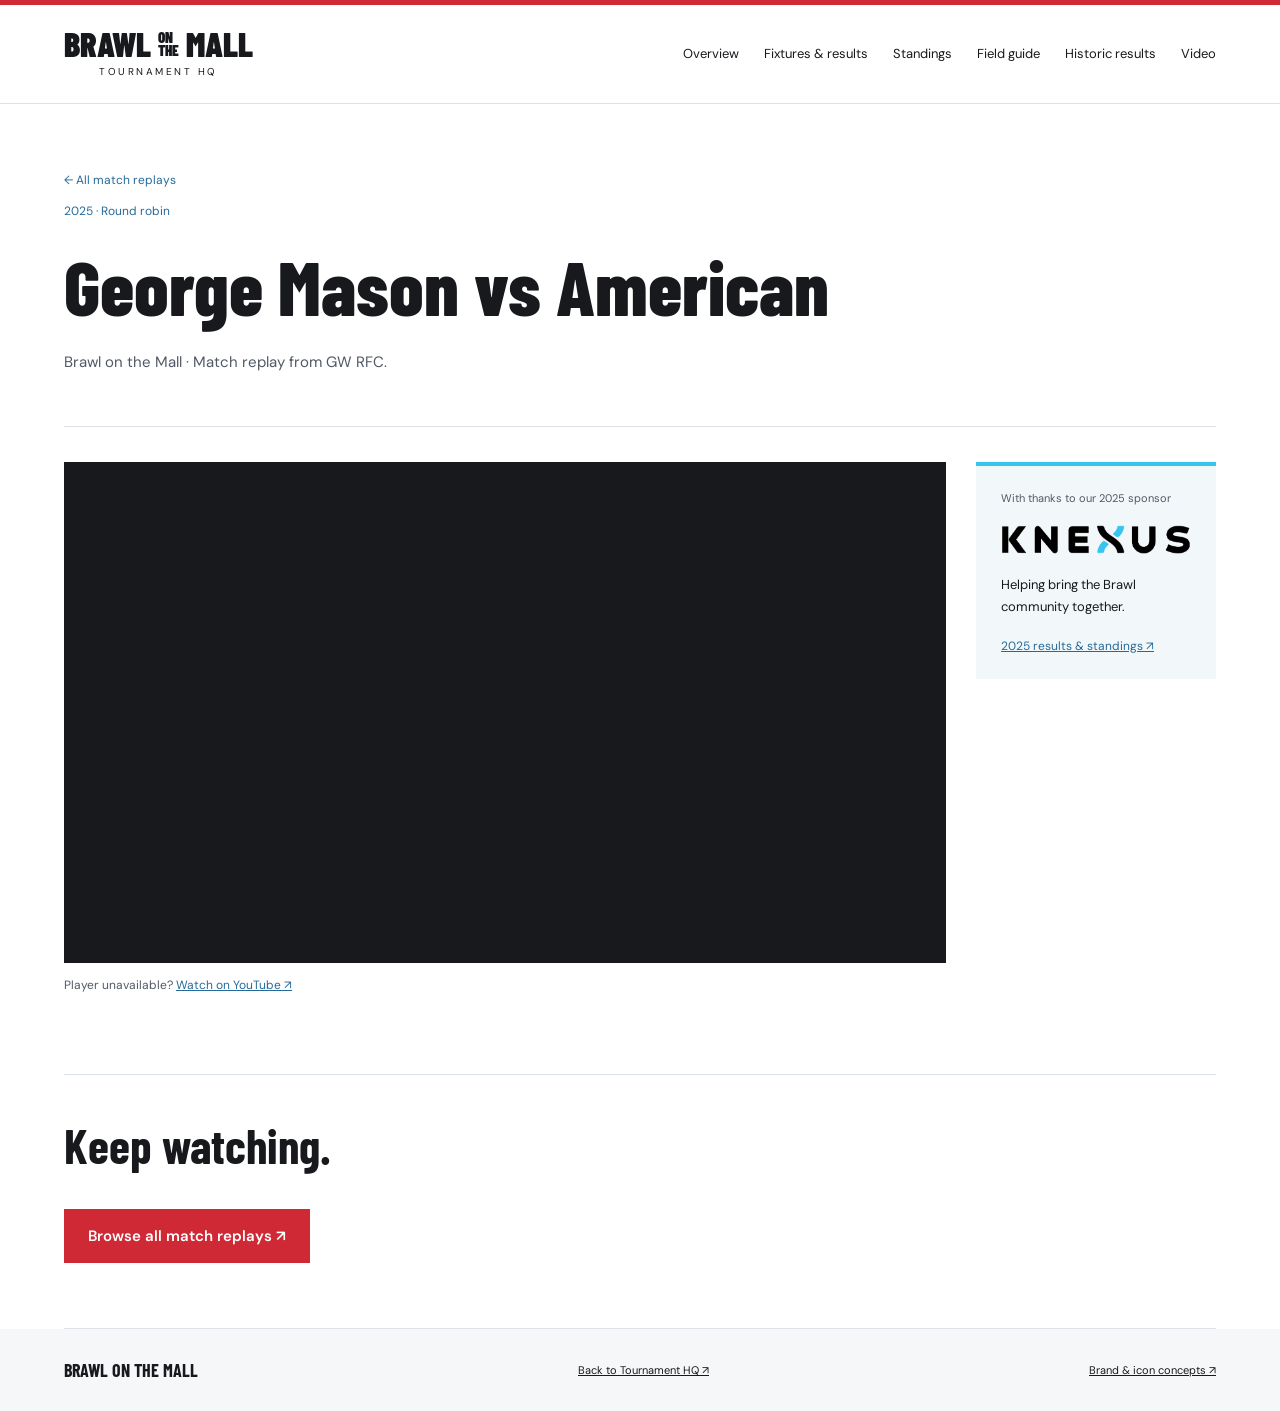
<file: replay-2025-mason-american.html>
<!doctype html><html lang="en"><head><meta charset="utf-8"><meta name="viewport" content="width=device-width,initial-scale=1"><title>George Mason vs American — Brawl on the Mall</title><link rel="icon" href="monument.svg"><link rel="stylesheet" href="style.css"></head><body><header><a class="brand wordmark" href="index.html" aria-label="Brawl on the Mall — Tournament HQ"><span class="wordmark-line"><span>BRAWL</span><span class="wordmark-stack"><span>ON</span><span>THE</span></span><span>MALL</span></span><span class="wordmark-sub">TOURNAMENT HQ</span></a><nav aria-label="Main navigation"><a href="index.html">Overview</a><a href="index.html#fixtures">Fixtures & results</a><a href="index.html#standings">Standings</a><a href="index.html#fields">Field guide</a><a href="history.html">Historic results</a><a href="video.html">Video</a></nav></header><main><section class="video-intro"><a class="back-link" href="video.html">← All match replays</a><p class="video-meta">2025 · Round robin</p><h1>George Mason vs American</h1><p>Brawl on the Mall · Match replay from GW RFC.</p></section><section class="watch-layout"><div><div class="video-player"><iframe src="https://www.youtube-nocookie.com/embed/nQ8YSXdTn78?rel=0" title="2025 Brawl on the Mall: George Mason vs American" allow="accelerometer; autoplay; clipboard-write; encrypted-media; gyroscope; picture-in-picture; web-share" referrerpolicy="strict-origin-when-cross-origin" allowfullscreen></iframe></div><p class="player-fallback">Player unavailable? <a href="https://www.youtube.com/watch?v=nQ8YSXdTn78" target="_blank" rel="noopener">Watch on YouTube ↗</a></p></div><aside class="watch-side"><span>With thanks to our 2025 sponsor</span><img src="knexus-on-light.png" alt="KNEXUS"><p>Helping bring the Brawl community together.</p><a href="history.html#2025">2025 results & standings ↗</a></aside></section><section class="watch-next"><h2>Keep watching.</h2><a class="button" href="video.html">Browse all match replays ↗</a></section></main><footer><strong>BRAWL ON THE MALL</strong><a href="index.html">Back to Tournament HQ ↗</a><a href="brand.html">Brand & icon concepts ↗</a></footer></body></html>
</file>
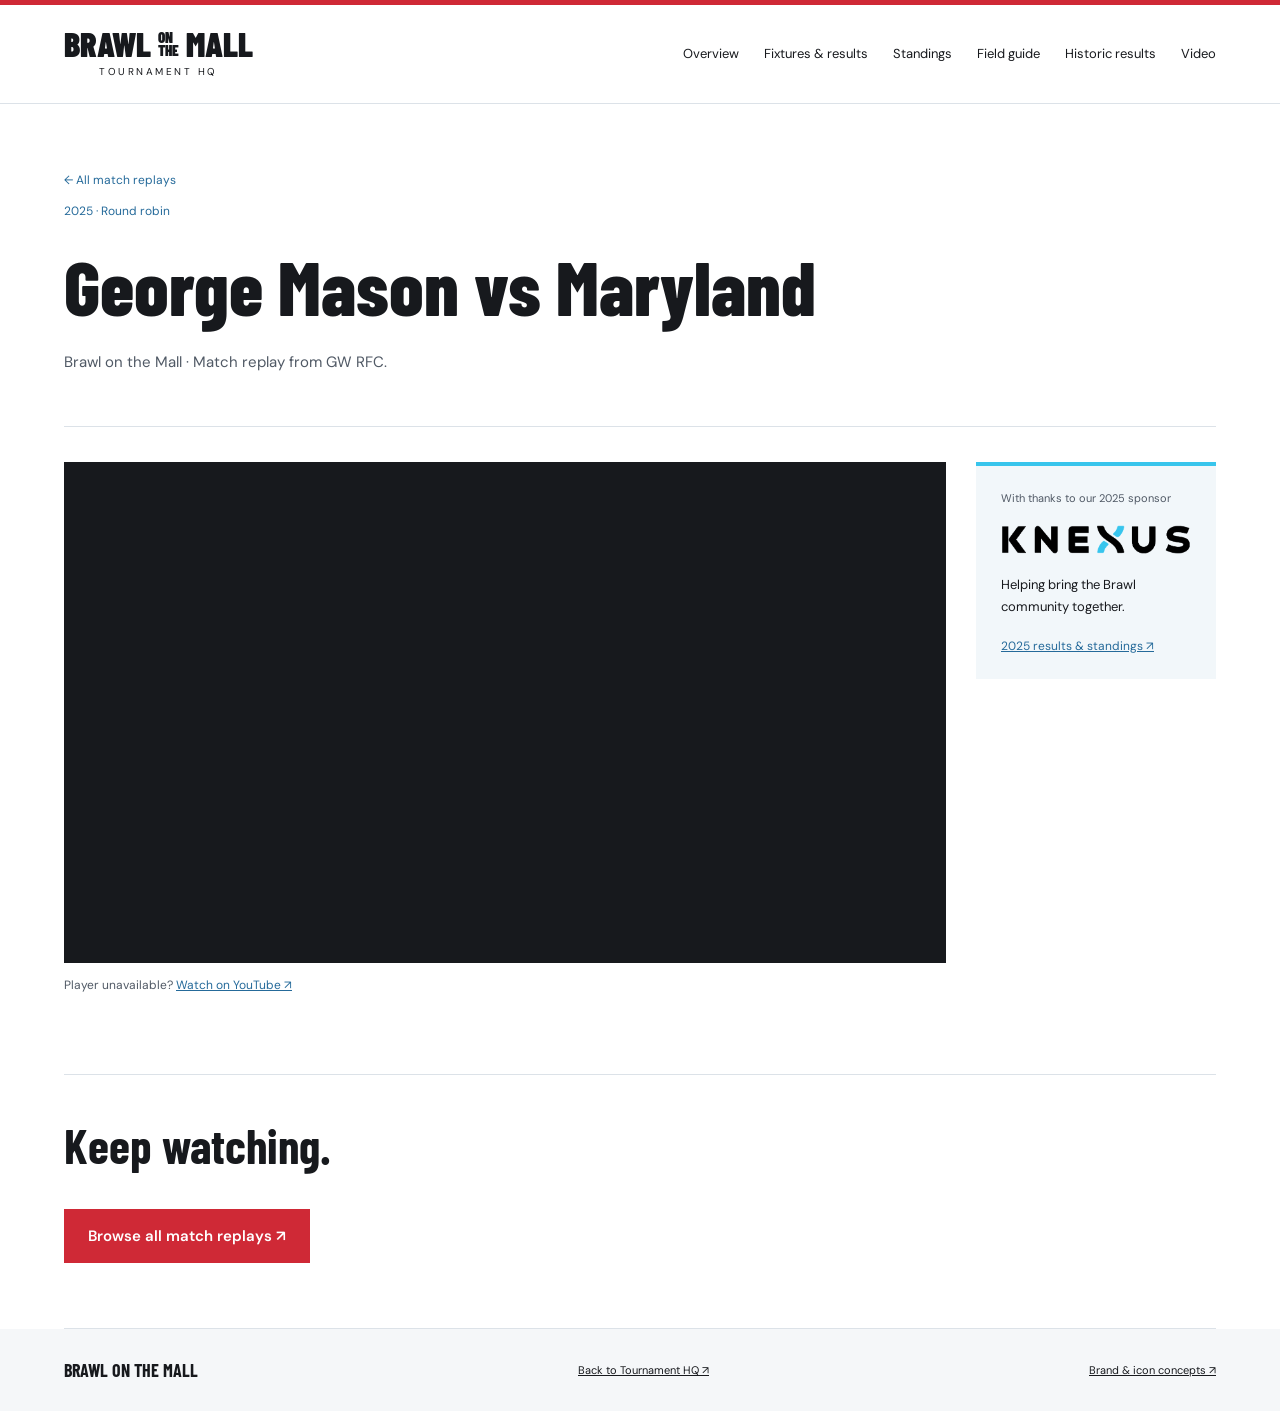
<file: replay-2025-mason-maryland.html>
<!doctype html><html lang="en"><head><meta charset="utf-8"><meta name="viewport" content="width=device-width,initial-scale=1"><title>George Mason vs Maryland — Brawl on the Mall</title><link rel="icon" href="monument.svg"><link rel="stylesheet" href="style.css"></head><body><header><a class="brand wordmark" href="index.html" aria-label="Brawl on the Mall — Tournament HQ"><span class="wordmark-line"><span>BRAWL</span><span class="wordmark-stack"><span>ON</span><span>THE</span></span><span>MALL</span></span><span class="wordmark-sub">TOURNAMENT HQ</span></a><nav aria-label="Main navigation"><a href="index.html">Overview</a><a href="index.html#fixtures">Fixtures & results</a><a href="index.html#standings">Standings</a><a href="index.html#fields">Field guide</a><a href="history.html">Historic results</a><a href="video.html">Video</a></nav></header><main><section class="video-intro"><a class="back-link" href="video.html">← All match replays</a><p class="video-meta">2025 · Round robin</p><h1>George Mason vs Maryland</h1><p>Brawl on the Mall · Match replay from GW RFC.</p></section><section class="watch-layout"><div><div class="video-player"><iframe src="https://www.youtube-nocookie.com/embed/BTMlZMG8xog?rel=0" title="2025 Brawl on the Mall: George Mason vs Maryland" allow="accelerometer; autoplay; clipboard-write; encrypted-media; gyroscope; picture-in-picture; web-share" referrerpolicy="strict-origin-when-cross-origin" allowfullscreen></iframe></div><p class="player-fallback">Player unavailable? <a href="https://www.youtube.com/watch?v=BTMlZMG8xog" target="_blank" rel="noopener">Watch on YouTube ↗</a></p></div><aside class="watch-side"><span>With thanks to our 2025 sponsor</span><img src="knexus-on-light.png" alt="KNEXUS"><p>Helping bring the Brawl community together.</p><a href="history.html#2025">2025 results & standings ↗</a></aside></section><section class="watch-next"><h2>Keep watching.</h2><a class="button" href="video.html">Browse all match replays ↗</a></section></main><footer><strong>BRAWL ON THE MALL</strong><a href="index.html">Back to Tournament HQ ↗</a><a href="brand.html">Brand & icon concepts ↗</a></footer></body></html>
</file>
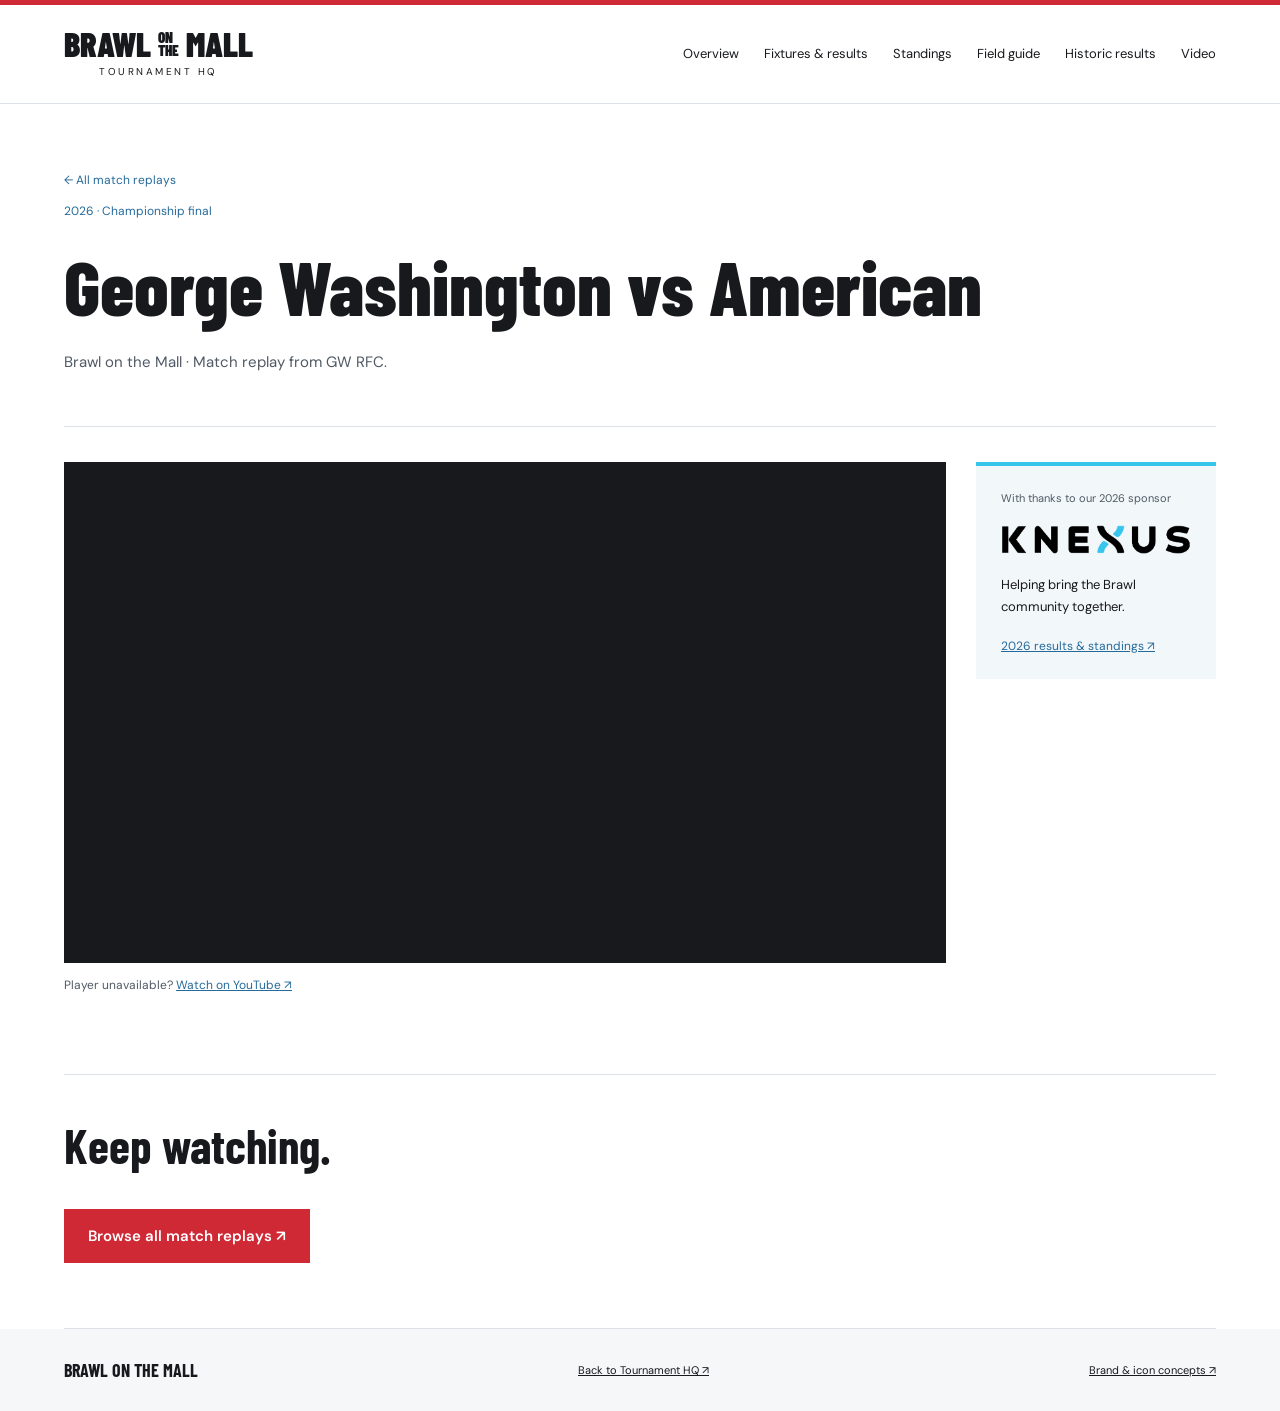
<file: replay-2026-gw-american-final.html>
<!doctype html><html lang="en"><head><meta charset="utf-8"><meta name="viewport" content="width=device-width,initial-scale=1"><title>George Washington vs American — Brawl on the Mall</title><link rel="icon" href="monument.svg"><link rel="stylesheet" href="style.css"></head><body><header><a class="brand wordmark" href="index.html" aria-label="Brawl on the Mall — Tournament HQ"><span class="wordmark-line"><span>BRAWL</span><span class="wordmark-stack"><span>ON</span><span>THE</span></span><span>MALL</span></span><span class="wordmark-sub">TOURNAMENT HQ</span></a><nav aria-label="Main navigation"><a href="index.html">Overview</a><a href="index.html#fixtures">Fixtures & results</a><a href="index.html#standings">Standings</a><a href="index.html#fields">Field guide</a><a href="history.html">Historic results</a><a href="video.html">Video</a></nav></header><main><section class="video-intro"><a class="back-link" href="video.html">← All match replays</a><p class="video-meta">2026 · Championship final</p><h1>George Washington vs American</h1><p>Brawl on the Mall · Match replay from GW RFC.</p></section><section class="watch-layout"><div><div class="video-player"><iframe src="https://www.youtube-nocookie.com/embed/E6JTCadQOGw?rel=0" title="2026 Brawl on the Mall: George Washington vs American" allow="accelerometer; autoplay; clipboard-write; encrypted-media; gyroscope; picture-in-picture; web-share" referrerpolicy="strict-origin-when-cross-origin" allowfullscreen></iframe></div><p class="player-fallback">Player unavailable? <a href="https://www.youtube.com/watch?v=E6JTCadQOGw" target="_blank" rel="noopener">Watch on YouTube ↗</a></p></div><aside class="watch-side"><span>With thanks to our 2026 sponsor</span><img src="knexus-on-light.png" alt="KNEXUS"><p>Helping bring the Brawl community together.</p><a href="history.html#2026">2026 results & standings ↗</a></aside></section><section class="watch-next"><h2>Keep watching.</h2><a class="button" href="video.html">Browse all match replays ↗</a></section></main><footer><strong>BRAWL ON THE MALL</strong><a href="index.html">Back to Tournament HQ ↗</a><a href="brand.html">Brand & icon concepts ↗</a></footer></body></html>
</file>
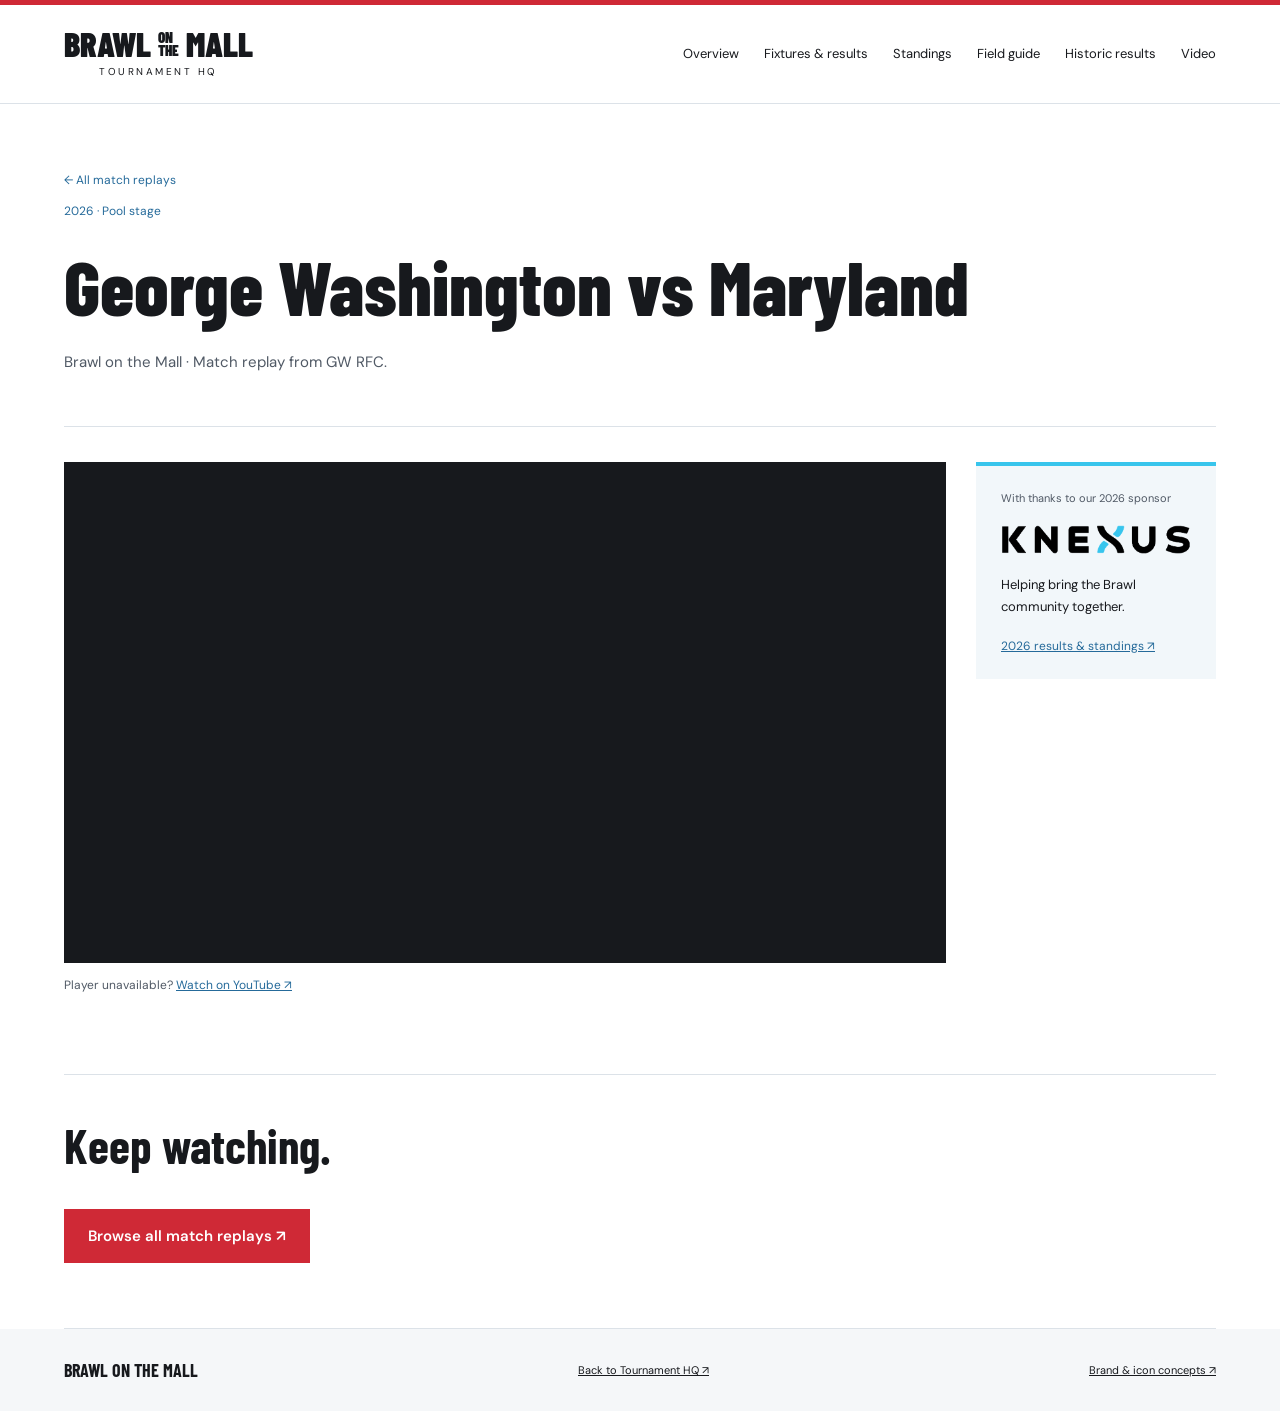
<file: replay-2026-gw-maryland.html>
<!doctype html><html lang="en"><head><meta charset="utf-8"><meta name="viewport" content="width=device-width,initial-scale=1"><title>George Washington vs Maryland — Brawl on the Mall</title><link rel="icon" href="monument.svg"><link rel="stylesheet" href="style.css"></head><body><header><a class="brand wordmark" href="index.html" aria-label="Brawl on the Mall — Tournament HQ"><span class="wordmark-line"><span>BRAWL</span><span class="wordmark-stack"><span>ON</span><span>THE</span></span><span>MALL</span></span><span class="wordmark-sub">TOURNAMENT HQ</span></a><nav aria-label="Main navigation"><a href="index.html">Overview</a><a href="index.html#fixtures">Fixtures & results</a><a href="index.html#standings">Standings</a><a href="index.html#fields">Field guide</a><a href="history.html">Historic results</a><a href="video.html">Video</a></nav></header><main><section class="video-intro"><a class="back-link" href="video.html">← All match replays</a><p class="video-meta">2026 · Pool stage</p><h1>George Washington vs Maryland</h1><p>Brawl on the Mall · Match replay from GW RFC.</p></section><section class="watch-layout"><div><div class="video-player"><iframe src="https://www.youtube-nocookie.com/embed/AhzbWw26s8o?rel=0" title="2026 Brawl on the Mall: George Washington vs Maryland" allow="accelerometer; autoplay; clipboard-write; encrypted-media; gyroscope; picture-in-picture; web-share" referrerpolicy="strict-origin-when-cross-origin" allowfullscreen></iframe></div><p class="player-fallback">Player unavailable? <a href="https://www.youtube.com/watch?v=AhzbWw26s8o" target="_blank" rel="noopener">Watch on YouTube ↗</a></p></div><aside class="watch-side"><span>With thanks to our 2026 sponsor</span><img src="knexus-on-light.png" alt="KNEXUS"><p>Helping bring the Brawl community together.</p><a href="history.html#2026">2026 results & standings ↗</a></aside></section><section class="watch-next"><h2>Keep watching.</h2><a class="button" href="video.html">Browse all match replays ↗</a></section></main><footer><strong>BRAWL ON THE MALL</strong><a href="index.html">Back to Tournament HQ ↗</a><a href="brand.html">Brand & icon concepts ↗</a></footer></body></html>
</file>
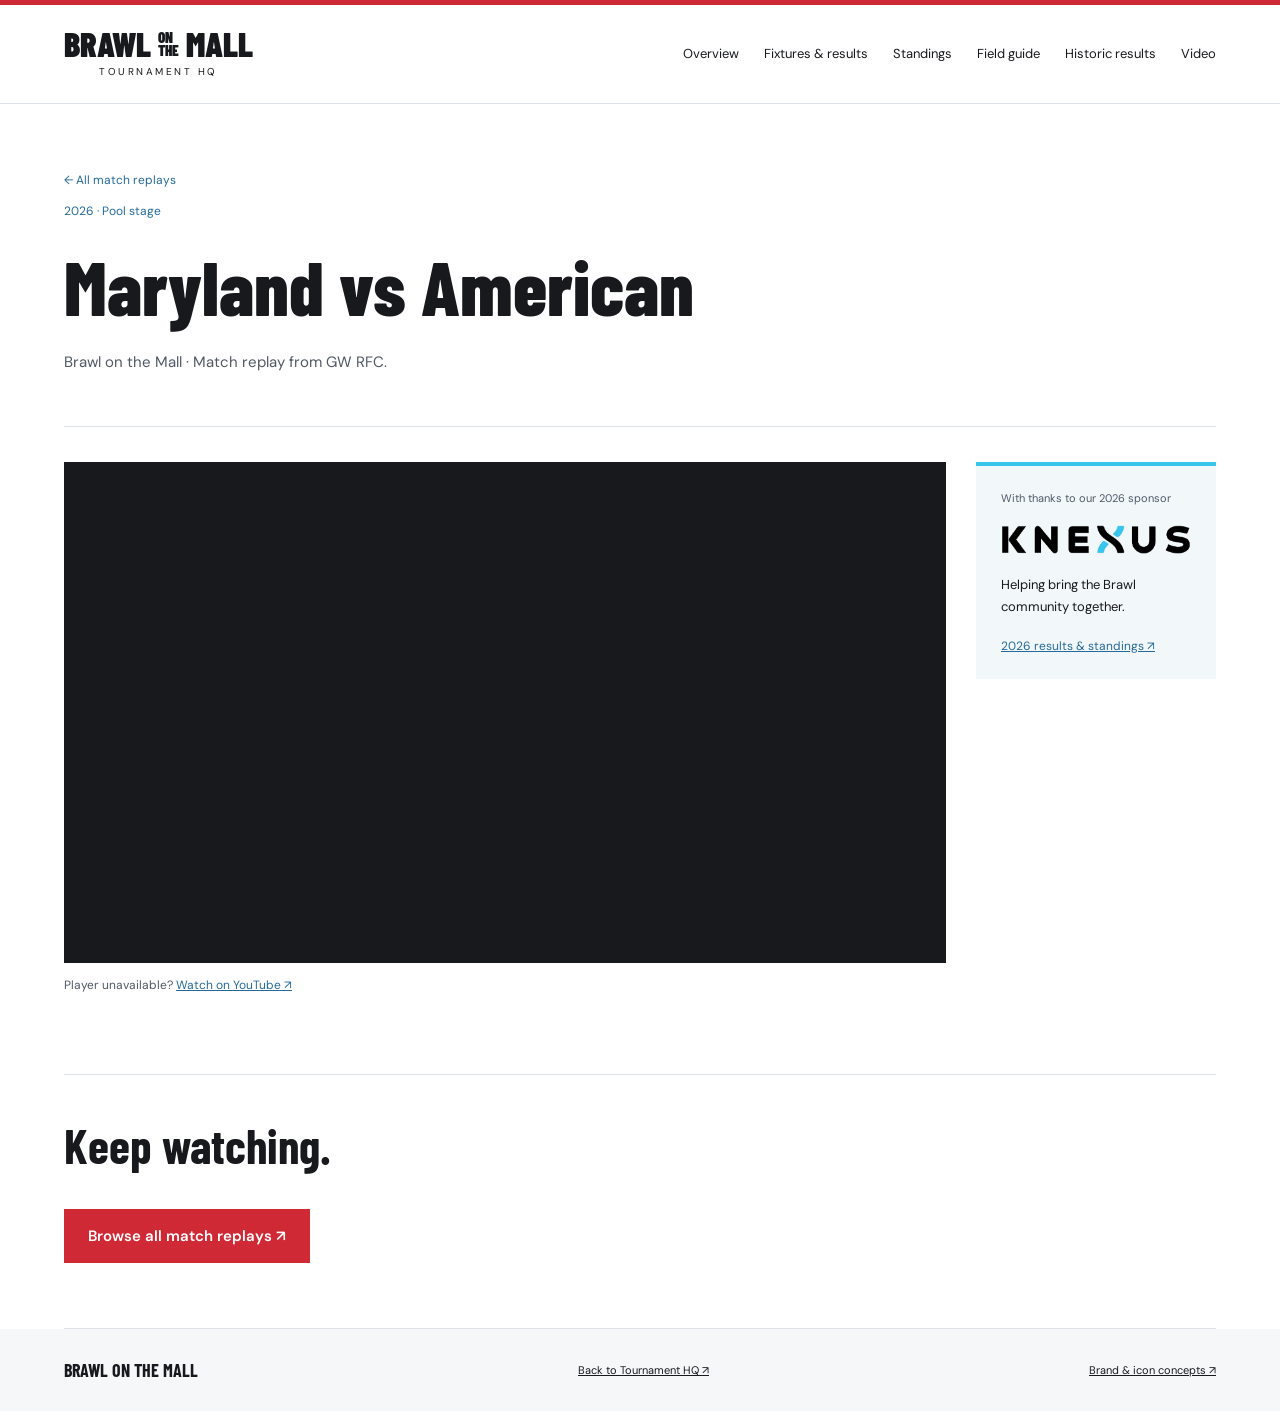
<file: replay-2026-maryland-american.html>
<!doctype html><html lang="en"><head><meta charset="utf-8"><meta name="viewport" content="width=device-width,initial-scale=1"><title>Maryland vs American — Brawl on the Mall</title><link rel="icon" href="monument.svg"><link rel="stylesheet" href="style.css"></head><body><header><a class="brand wordmark" href="index.html" aria-label="Brawl on the Mall — Tournament HQ"><span class="wordmark-line"><span>BRAWL</span><span class="wordmark-stack"><span>ON</span><span>THE</span></span><span>MALL</span></span><span class="wordmark-sub">TOURNAMENT HQ</span></a><nav aria-label="Main navigation"><a href="index.html">Overview</a><a href="index.html#fixtures">Fixtures & results</a><a href="index.html#standings">Standings</a><a href="index.html#fields">Field guide</a><a href="history.html">Historic results</a><a href="video.html">Video</a></nav></header><main><section class="video-intro"><a class="back-link" href="video.html">← All match replays</a><p class="video-meta">2026 · Pool stage</p><h1>Maryland vs American</h1><p>Brawl on the Mall · Match replay from GW RFC.</p></section><section class="watch-layout"><div><div class="video-player"><iframe src="https://www.youtube-nocookie.com/embed/cMOWyD_7DRk?rel=0" title="2026 Brawl on the Mall: Maryland vs American" allow="accelerometer; autoplay; clipboard-write; encrypted-media; gyroscope; picture-in-picture; web-share" referrerpolicy="strict-origin-when-cross-origin" allowfullscreen></iframe></div><p class="player-fallback">Player unavailable? <a href="https://www.youtube.com/watch?v=cMOWyD_7DRk" target="_blank" rel="noopener">Watch on YouTube ↗</a></p></div><aside class="watch-side"><span>With thanks to our 2026 sponsor</span><img src="knexus-on-light.png" alt="KNEXUS"><p>Helping bring the Brawl community together.</p><a href="history.html#2026">2026 results & standings ↗</a></aside></section><section class="watch-next"><h2>Keep watching.</h2><a class="button" href="video.html">Browse all match replays ↗</a></section></main><footer><strong>BRAWL ON THE MALL</strong><a href="index.html">Back to Tournament HQ ↗</a><a href="brand.html">Brand & icon concepts ↗</a></footer></body></html>
</file>
<file: style.css>
@import url('https://fonts.googleapis.com/css2?family=Barlow+Condensed:wght@600;700;800;900&family=DM+Sans:wght@400;500;600;700&display=swap');
:root{--ink:#17191d;--paper:#ffffff;--blue:#256a9a;--red:#cf2936;--cream:#F6F1DD;--champion-gold:#E2B55F;--knexus-blue:#38C5EC;--dark-cream:#D8D2B5;--light-cream:#F6F1DD;--line:#dce2e8}*{box-sizing:border-box}html{scroll-behavior:smooth;scroll-padding-top:35px}body{margin:0;background:var(--paper);color:var(--ink);font:15px 'DM Sans',sans-serif}a{color:inherit}header{padding:25px 5%;display:flex;justify-content:space-between;align-items:center;border-bottom:1px solid var(--line);gap:20px}.brand{text-decoration:none;font:900 36px 'Barlow Condensed',Impact,sans-serif;line-height:.8}.brand span{display:block;font:9px 'DM Sans',sans-serif;letter-spacing:1.5px;margin-top:10px}nav{display:flex;gap:25px}nav a{text-decoration:none;font-size:13px}.pill{border:1px solid #c4ccd4;padding:8px 12px;border-radius:25px;font-size:10px;letter-spacing:1px;white-space:nowrap}main{max-width:1440px;margin:auto}section{margin:0 5%;padding:65px 0;border-bottom:1px solid var(--line)}.hero{display:grid;grid-template-columns:1fr 1fr;align-items:center;padding:45px 0 55px;gap:30px}.hero img{width:100%;max-height:540px;object-fit:contain}.eyebrow{font-size:11px;letter-spacing:2px;font-weight:700}.hero h1{font:900 clamp(68px,8.2vw,118px)/.85 'Barlow Condensed',Impact,sans-serif;letter-spacing:-1px;margin:25px 0}.hero em{font-style:normal;color:var(--red)}.hero p:not(.eyebrow){max-width:370px;line-height:1.7;color:#505965}.button{display:inline-block;background:var(--ink);color:#ffffff;text-decoration:none;padding:17px 24px;margin-top:15px;font-weight:600}.hero-note{display:block;font-size:11px;margin-top:18px;color:#5b6470}.notice{background:#eef4f8;padding:18px 5%;font-size:11px;font-weight:700;letter-spacing:1px;display:flex;gap:28px}.notice span{font-weight:400;letter-spacing:0}.dashboard{display:grid;grid-template-columns:1fr 1.2fr;gap:8%;align-items:center}h2{font:700 48px/.98 'Barlow Condensed',Impact,sans-serif;margin:12px 0 25px}label{display:block;font-size:12px;margin-bottom:8px}select{padding:14px;width:100%;max-width:340px;border:1px solid #aab6c2;background:transparent;font:inherit;color:inherit;border-radius:0}.next{background:var(--ink);padding:30px;color:var(--paper);border-left:5px solid var(--red)}h3{font:700 32px 'Barlow Condensed',Impact,sans-serif;margin:16px 0}.next a{color:#ffffff;font-size:12px}.next p{color:#e0eaf2}.section-head{display:flex;align-items:center;justify-content:space-between;gap:20px}.tabs{display:flex;gap:5px;flex-wrap:wrap}button{font:600 12px 'DM Sans',sans-serif;padding:11px 15px;border:1px solid var(--line);background:transparent;color:inherit;cursor:pointer}button.active{background:var(--ink);color:var(--paper);border-color:var(--ink)}.match{display:grid;grid-template-columns:80px 1fr 70px 1fr 100px;gap:20px;padding:23px 0;align-items:center;border-top:1px solid var(--line)}.match div span{display:block;font-size:11px;margin-top:5px;color:#5b6470}.match strong{font-size:15px}.match .score{text-align:center;font:700 25px 'Barlow Condensed',Impact,sans-serif}.status{font-size:9px;letter-spacing:1px;text-align:right}.final{color:var(--blue)}.small{font-size:11px;color:#5b6470;line-height:1.7;margin-top:20px}.table-wrap{overflow:auto}table{border-collapse:collapse;width:100%;text-align:center;white-space:nowrap}td,th{padding:19px 14px;border-bottom:1px solid var(--line)}thead{background:#eef4f8;font-size:10px;letter-spacing:1px}tbody th{text-align:left;font-size:14px}tbody td:first-child{color:var(--blue);font:700 24px 'Barlow Condensed',Impact,sans-serif}.field-section{display:grid;grid-template-columns:1fr 1fr;gap:7%;align-items:center}.field-section p{line-height:1.65}.field-section img{width:100%;border:10px solid white}.field-match{font-size:12px;border-bottom:1px solid var(--line);padding:9px 0;margin:0}.field-match b{margin-right:10px}.field-match small{display:block;color:#5b6470}.field-section .tabs{margin:25px 0 15px}.photo{position:relative;height:440px;padding:0;overflow:hidden}.photo img{width:100%;height:100%;object-fit:cover}.photo:after{content:'';position:absolute;inset:0;background:linear-gradient(0deg,#17191de6,transparent)}.photo div{position:absolute;bottom:20px;left:35px;color:white;z-index:1}.photo h2{font-size:50px}.sponsors{text-align:center}.sponsors>p:not(.eyebrow){font-size:12px;color:#5b6470}.sponsors div{display:flex;align-items:center;justify-content:center;gap:65px;margin-top:35px}.sponsors img{max-width:180px;max-height:80px;object-fit:contain}footer{padding:30px 5%;display:flex;justify-content:space-between;gap:20px;font-size:11px}footer strong{font-family:'Barlow Condensed',Impact,sans-serif;font-size:18px}a:focus-visible,button:focus-visible,select:focus-visible{outline:3px solid var(--blue);outline-offset:4px}@media(max-width:720px){header{flex-wrap:wrap;padding:20px 5%}nav{order:3;width:100%;gap:20px;overflow:auto;padding-top:15px}nav a{white-space:nowrap;font-size:12px}.hero{gap:5px;grid-template-columns:1.1fr 1fr}.hero h1{font-size:65px}.hero img{align-self:start;margin-top:45px}.hero p:not(.eyebrow){font-size:12px}.eyebrow{font-size:9px}.hero-note{font-size:9px}.button{font-size:12px;padding:14px}.notice{display:block;line-height:1.6}.notice span{display:block;margin-top:5px}.dashboard,.field-section{grid-template-columns:1fr;gap:30px}section{padding:40px 0}.section-head{align-items:start;flex-direction:column;margin-bottom:25px}.match{grid-template-columns:45px 1fr 40px 1fr;gap:8px}.match strong{font-size:11px}.match .status{grid-column:2/5;text-align:left}.match .score{font-size:21px}h2{font-size:40px}footer{flex-wrap:wrap}.photo{height:330px}.photo h2{font-size:40px}.sponsors div{gap:30px}.sponsors img{max-width:125px}}

/* Brawl 2027: blue, red, white and near black. Cream and gold stay in the original illustration. */
.brand{display:flex;align-items:center;gap:10px}.brand .ui-icon{width:35px;height:48px}.brand-copy{font:900 36px/.8 'Barlow Condensed',Impact,sans-serif!important;letter-spacing:0!important;margin:0!important}.brand-copy>span{font:9px 'DM Sans',sans-serif;letter-spacing:1.5px}
header{border-top:5px solid var(--red)}nav a:hover{color:var(--blue)}.hero{grid-template-columns:.9fr 1.1fr;background:white}.hero>img{max-height:570px}.hero .eyebrow{color:var(--blue)}.hero h1{font-size:clamp(68px,8vw,112px)}.hero-note{line-height:1.7}.button{background:var(--red);color:white}.button:hover{background:#ad1e2a}.notice{color:#28485f;border-top:1px solid #d5e3ed;border-bottom:1px solid #d5e3ed}.next{background:var(--blue)}.next a{color:white;text-underline-offset:4px}.next .eyebrow{color:white}button.active{background:var(--blue);border-color:var(--blue)}.ui-icon{width:28px;height:28px;object-fit:contain;flex-shrink:0}.icon-heading{display:flex;align-items:center;gap:12px}.icon-heading .ui-icon{width:34px;height:34px}.eyebrow.icon-heading .ui-icon{width:24px;height:24px}
.quick-links{margin:30px 5% 0;display:grid;grid-template-columns:repeat(4,1fr);border:1px solid var(--line);background:#f7f9fb}.quick-links a{display:flex;align-items:center;gap:14px;padding:22px 17px;text-decoration:none;border-right:1px solid var(--line)}.quick-links a:last-child{border:0}.quick-links a:hover{background:#edf4f9}.quick-links strong{font:700 25px 'Barlow Condensed',Impact,sans-serif}.quick-links small{display:block;font-size:10px;color:#5b6470;margin-top:4px}.quick-links b{margin-left:auto;color:var(--red)}.quick-links .ui-icon{width:32px;height:32px}tbody tr:first-child{background:#f4f8fb}.field-section>a{background:#eef4f8;padding:15px}.photo{margin-bottom:0}footer{background:#f5f7f9;align-items:center}.pill{color:var(--blue)}
.brand-intro{max-width:760px}.brand-intro h1{font:800 70px/.95 'Barlow Condensed',Impact,sans-serif;margin:20px 0}.brand-intro p{line-height:1.8;color:#505965}.palette{display:flex;flex-wrap:wrap;gap:12px;margin:30px 0}.swatch{border:1px solid var(--line);width:150px}.swatch i{display:block;height:75px}.swatch span{display:block;padding:12px;font-size:12px;line-height:1.8}.icon-grid{display:grid;grid-template-columns:repeat(4,1fr);gap:16px}.icon-card{border:1px solid var(--line);padding:25px;display:flex;flex-direction:column;align-items:start;gap:15px}.icon-card>img{width:64px;height:64px}.icon-card h3{font-size:26px;margin:0}.icon-card p{font-size:12px;line-height:1.6;color:#505965;margin:0}.icon-card a{font-size:12px;color:var(--blue)}.brand-rule{background:var(--cream);padding:25px;line-height:1.8;margin-top:30px}
@media(max-width:1000px){.quick-links a{padding:18px 12px;gap:9px}.quick-links strong{font-size:22px}.quick-links small{font-size:9px}.icon-grid{grid-template-columns:repeat(2,1fr)}}
@media(max-width:720px){.hero{grid-template-columns:1fr;gap:25px}.hero h1{font-size:80px}.hero>img{margin:0;max-height:420px;width:100%}.hero p:not(.eyebrow){font-size:14px;max-width:420px}.hero-note{font-size:11px}.quick-links{grid-template-columns:1fr 1fr}.quick-links a{padding:18px 14px}.quick-links a:nth-child(2){border-right:0}.quick-links a:nth-child(-n+2){border-bottom:1px solid var(--line)}.brand .ui-icon{width:28px}.brand-copy{font-size:30px!important}.brand-copy>span{font-size:8px}.brand-intro h1{font-size:54px}.icon-card{padding:18px}.hero{padding-top:30px}.field-section>a{padding:8px}}
@media(prefers-reduced-motion:reduce){html{scroll-behavior:auto}}
/* Historic tournament archive */
nav [aria-current=page]{color:var(--blue);text-decoration:underline;text-underline-offset:7px}.history-intro{position:relative;background:linear-gradient(115deg,#fff 60%,#f6f1dd);padding-bottom:40px}.history-intro h1{font:800 clamp(60px,7vw,96px)/.94 'Barlow Condensed',Impact,sans-serif;margin:22px 0}.history-intro em{font-style:normal;color:var(--red)}.history-intro>p:not(.eyebrow){max-width:490px;line-height:1.8;color:#505965}.year-tabs{margin-top:28px}.year-tabs button{font-size:18px;min-width:100px}.champion-panel{margin-top:30px;background:var(--light-cream);border:1px solid var(--dark-cream);border-left:6px solid var(--champion-gold);padding:35px;display:flex;align-items:center;justify-content:space-between;gap:35px}.champion-panel h2{font-size:60px}.champion-panel p:not(.eyebrow){max-width:650px;line-height:1.8}.champion-tag{display:inline-block;background:var(--champion-gold);padding:10px 15px;font-size:12px;font-weight:700}.champion-belt{width:155px;height:155px}.archive-table caption{text-align:left;font-size:12px;color:#505965;padding:0 0 15px}.archive-table tbody tr:first-child{background:transparent}.archive-table .archive-team{justify-content:start}.club-badge{height:36px;width:40px;object-fit:contain;flex-shrink:0}.club-initials{background:var(--blue);color:white;display:inline-flex;align-items:center;justify-content:center;border-radius:50%;font-weight:700;font-size:13px}.archive-team{display:flex;align-items:center;gap:12px}.archive-match{display:grid;grid-template-columns:90px 1fr 90px 1fr 100px;gap:20px;align-items:center;padding:23px 0;border-top:1px solid var(--line)}.archive-stage,.archive-status{font-size:10px;line-height:1.6;color:#505965}.archive-status{text-align:right}.archive-score{font:700 30px 'Barlow Condensed',Impact,sans-serif;text-align:center;white-space:nowrap}.archive-match .archive-team{font-size:14px;font-weight:600}.final-heading{margin-top:35px;color:var(--blue)}.archive-sources>div{display:grid;grid-template-columns:1fr 1fr;gap:25px}.archive-sources a{display:flex;flex-direction:column;gap:15px;text-decoration:none;border:1px solid var(--line);padding:20px;background:#f7f9fb}.archive-sources img{height:250px;width:100%;object-fit:contain}.archive-sources span{font-size:13px;color:var(--blue)}
@media(max-width:1050px){header{flex-wrap:wrap}header nav{flex-wrap:wrap;gap:16px}.archive-match{grid-template-columns:65px 1fr 65px 1fr;gap:12px}.archive-status{grid-column:2/5;text-align:left}}
@media(max-width:720px){header nav{flex-wrap:nowrap}.history-intro h1{font-size:64px}.champion-panel{padding:25px;gap:15px;align-items:start}.champion-panel h2{font-size:44px}.champion-belt{width:65px;height:65px}.champion-tag{font-size:10px}.archive-match{grid-template-columns:1fr 60px 1fr;gap:12px}.archive-stage{grid-column:1/-1}.archive-match .archive-team{flex-direction:column;align-items:start;font-size:12px;gap:8px}.archive-match .archive-team:nth-of-type(3){align-items:end;text-align:right}.archive-status{grid-column:1/-1}.archive-sources>div{grid-template-columns:1fr}.archive-table .archive-team{font-size:12px}.archive-table td,.archive-table th{padding:15px 10px}}
.champion-marks{display:flex;align-items:center;gap:24px;flex-shrink:0}.champion-crest{width:110px;height:140px;object-fit:contain}.champion-marks .champion-belt{width:85px;height:85px}
@media(max-width:720px){.champion-marks{flex-direction:column;gap:12px}.champion-crest{width:55px;height:70px}.champion-marks .champion-belt{width:45px;height:45px}.champion-tag{line-height:1.7}}

.archive-table tr.championship-qualifier{background:var(--light-cream)}.archive-table tr.championship-qualifier td:first-child{border-left:4px solid var(--champion-gold)}.qualifier-label{display:block;margin:7px 0 0 52px;font-size:10px;font-weight:600;color:#65501e}

.field-guide .guide-intro{color:#505965;line-height:1.8}.arrival-cards{display:grid;grid-template-columns:repeat(3,1fr);gap:20px;margin-top:30px}.arrival-cards article{padding:25px;background:#f5f8fb;border:1px solid var(--line)}.arrival-cards h3{font-size:28px}.arrival-cards p,.around-field p{font-size:13px;line-height:1.8}.arrival-symbol{display:inline-flex;background:var(--blue);color:white;width:38px;height:38px;align-items:center;justify-content:center;border-radius:6px;font-weight:700}.guide-maps{display:grid;grid-template-columns:1.2fr 1fr;gap:25px;margin-top:30px;align-items:start}.guide-maps a{padding:18px;background:#f5f8fb;border:1px solid var(--line);text-decoration:none}.guide-maps img{width:100%;height:320px;object-fit:contain}.guide-maps span{display:block;font-size:12px;color:var(--blue);margin-top:15px}.around-field{margin:30px 0;padding:25px;background:var(--light-cream)}.around-field h3{margin-top:0}.sponsor-thanks{background:#f5f9fc}.sponsors .knexus-recognition{max-width:260px;max-height:95px;width:80%;height:auto;margin:20px 0}.sponsor-thanks>p:not(.eyebrow){max-width:650px;margin:20px auto;font-size:14px;line-height:1.8}.sponsor-thanks>a{font-size:13px;color:var(--blue)}.archive-sponsor{display:grid;grid-template-columns:220px 1fr;align-items:center;gap:50px;background:#f5f9fc;padding:35px;margin-top:30px}.archive-sponsor>img{width:100%;max-height:100px;object-fit:contain}.archive-sponsor p:not(.eyebrow){line-height:1.8;font-size:14px;max-width:650px}.archive-sponsor h2{font-size:40px}
@media(max-width:720px){.arrival-cards,.guide-maps,.archive-sponsor{grid-template-columns:1fr}.arrival-cards{gap:12px}.guide-maps img{height:280px}.archive-sponsor{gap:15px;padding:25px}.archive-sponsor>img{width:190px}.archive-sponsor h2{font-size:34px}}
/* Compact tournament wordmark and match centre */
a.wordmark{display:inline-flex;flex-direction:column;align-items:stretch;gap:7px;line-height:1;text-decoration:none}.wordmark .wordmark-line{display:flex;align-items:center;gap:7px;font:900 34px/.82 'Barlow Condensed',Impact,sans-serif;letter-spacing:0;margin:0}.wordmark .wordmark-line>span{font:inherit;letter-spacing:0;margin:0;display:block}.wordmark .wordmark-line .wordmark-stack{display:flex;flex-direction:column;gap:1px;font-size:15px}.wordmark .wordmark-stack>span{font:inherit;letter-spacing:0;margin:0}.wordmark .wordmark-sub{font:10px 'DM Sans',sans-serif;letter-spacing:2.5px;margin:0;display:block;text-align:center}.hero-art{display:flex;flex-direction:column;align-items:center;gap:22px}.hero-art .primary-logo{width:100%;max-height:510px;object-fit:contain}.presented-by{display:flex;align-items:center;justify-content:center;gap:14px}.presented-by span{font-size:12px;color:#505965}.presented-by img{width:145px;height:30px;object-fit:contain}.next-label{font-size:12px!important;margin-top:0;color:white!important}.hero h1{margin-top:0}.hero{padding-top:55px}.arrival-cards{margin:30px 0}.match{grid-template-columns:62px minmax(0,1fr) 140px;gap:20px;list-style:none}.match-contest{display:grid;grid-template-columns:minmax(0,1fr) 80px minmax(0,1fr);align-items:center;gap:15px}.fixture-team{display:flex;gap:10px;align-items:center}.fixture-team img{width:36px;height:40px;object-fit:contain;flex-shrink:0}.fixture-team strong{font-size:14px}.home-team{justify-content:flex-end;text-align:right;flex-direction:row-reverse}.away-team{justify-content:flex-start;text-align:left}.match .status{font-size:10px;text-transform:none;letter-spacing:0}.match-time{font-size:13px;font-weight:700}.match-game>summary,.archive-game>summary{cursor:pointer;list-style:none}.match-game>summary::-webkit-details-marker,.archive-game>summary::-webkit-details-marker{display:none}.match-game[open],.archive-game[open]{background:#f8fafc}.match-game[open] .status,.archive-game[open] .archive-status{color:var(--blue)}.box-score{padding:10px 25px 30px;border-bottom:1px solid var(--line)}.box-score h3{margin:10px 0}.box-score p{font-size:12px;line-height:1.7;color:#505965}.box-score .sample-events{background:var(--light-cream);padding:12px}.box-score table{font-size:12px;text-align:left}.box-score th,.box-score td{padding:12px}.box-totals{display:flex;gap:25px;flex-wrap:wrap;font-size:12px;margin:20px 0}.archive-match{grid-template-columns:90px minmax(0,1fr) 80px minmax(0,1fr) 130px;gap:12px}.archive-match .archive-team:nth-child(2){justify-content:flex-end;flex-direction:row-reverse;text-align:right}.archive-match .archive-team:nth-child(4){justify-content:flex-start;text-align:left}#table .fixture-team{white-space:normal;min-width:150px}#table .fixture-team img{width:28px;height:32px}.match:focus-visible,.archive-match:focus-visible{outline:3px solid var(--blue);outline-offset:3px}
@media(max-width:1000px){.match{grid-template-columns:48px minmax(0,1fr);gap:12px}.match .status{grid-column:2;text-align:center}.archive-match{grid-template-columns:65px minmax(0,1fr) 65px minmax(0,1fr)}.archive-status{grid-column:2/5}}
@media(max-width:720px){.wordmark .wordmark-line{font-size:32px}.wordmark .wordmark-line .wordmark-stack{font-size:14px}.hero-art .primary-logo{max-height:420px}.hero-art{gap:20px}.presented-by img{width:135px}.match{grid-template-columns:1fr;gap:12px;padding:20px 0}.match-time{text-align:center;font-size:11px;color:#505965}.match-contest{grid-template-columns:minmax(0,1fr) 65px minmax(0,1fr);gap:8px}.fixture-team{flex-direction:column!important;text-align:center!important;justify-content:center;gap:8px}.fixture-team strong{font-size:12px}.fixture-team img{width:32px;height:36px}.match .status{grid-column:1;text-align:center}.match .score{font-size:25px}.box-score{padding:10px 12px 25px}.box-score table{min-width:460px}.box-totals{gap:10px;flex-direction:column}.archive-match{grid-template-columns:1fr 60px 1fr}.archive-match .archive-team{flex-direction:column!important;align-items:center!important;text-align:center!important}.archive-stage,.archive-status{grid-column:1/-1}.archive-status{text-align:center}#table .fixture-team{flex-direction:row!important;justify-content:start;text-align:left!important}.hero{padding-top:35px}}
.home-team{flex-direction:row}.home-team img{order:2}.home-team strong{order:1}.archive-match .archive-team:nth-child(2){flex-direction:row}.archive-match .archive-team:nth-child(2) .club-badge{order:2}.archive-match .archive-team:nth-child(2)>span:not(.club-badge){order:1}
@media(max-width:720px){.home-team img,.home-team strong,.archive-match .archive-team:nth-child(2) .club-badge,.archive-match .archive-team:nth-child(2)>span:not(.club-badge){order:initial}}
/* Optical sizing compensates for transparent padding in the supplied artwork.
   Maryland's visible mark is only 2056px wide on a 3840px canvas. */
.fixture-team img[src$="maryland.png"],.club-badge[src$="maryland.png"]{transform:scale(1.7)}
.fixture-team img[src$="american.png"],.club-badge[src$="american.png"]{transform:scale(1.08)}
.club-badge[src$="american-shield.png"]{transform:scale(1.16)}

.notice.demo-notice{background:var(--red);color:#fff;border:0;border-bottom:4px solid var(--champion-gold);padding:22px 5%;align-items:center;gap:28px}.demo-notice strong{font-size:15px;letter-spacing:1px;flex-shrink:0}.demo-notice span{font-size:13px;line-height:1.75}.demo-notice a{display:inline-block;color:#fff;text-underline-offset:3px;font-weight:700}.demo-notice a:hover{text-decoration-thickness:2px}@media(max-width:720px){.notice.demo-notice{padding:18px 5%}.demo-notice strong{font-size:14px}.demo-notice span{display:block;margin-top:8px;font-size:12px}}
/* Video hub, team choices and live location */
.team-picker{display:grid;grid-template-columns:repeat(4,minmax(0,1fr));gap:10px;max-width:540px}.team-picker button{display:flex;flex-direction:column;align-items:center;justify-content:center;gap:10px;padding:14px 8px;border:2px solid var(--line);border-radius:6px;font-size:11px;line-height:1.4;min-height:110px}.team-picker button:first-child{grid-column:1/-1;min-height:auto;display:block;padding:10px}.team-picker button[aria-pressed=true]{background:#e9f2f8;border-color:var(--blue);color:var(--ink);box-shadow:0 0 0 1px var(--blue)}.team-choice-image{height:48px;width:52px;display:flex;align-items:center;justify-content:center}.team-choice-image img{width:42px;height:48px;object-fit:contain}.team-choice-image img[src$="maryland.png"]{transform:scale(1.7)}.tune-in{display:flex;gap:15px;flex-wrap:wrap;align-items:center;margin-top:22px;font-size:12px}.tune-in>span{font-weight:700}.tune-in a{color:var(--blue)}.is-live{color:var(--red)!important;font-weight:700}.is-live:before{content:'● ';font-size:12px}.live-map{padding:18px;background:#f5f8fb;border:1px solid var(--line)}.live-map iframe{width:100%;height:320px;border:0}.guide-maps .live-map>a{display:block;padding:0;border:0;font-size:12px;color:var(--blue);margin-top:15px}.history-intro h1{font-size:clamp(48px,6.5vw,88px)}.history-intro h1>span{white-space:nowrap}.champion-marks .champion-crest{width:125px;height:150px}.video-intro{padding-bottom:35px}.video-intro h1{font:800 clamp(48px,6vw,80px)/1 'Barlow Condensed',Impact,sans-serif;margin:25px 0;color:var(--ink);max-width:1000px}.video-intro>p{max-width:680px;color:#505965;line-height:1.8}.video-meta{font-size:12px;color:var(--blue)!important}.back-link{font-size:12px;color:var(--blue);text-decoration:none}.video-live-callout{display:flex;align-items:center;justify-content:space-between;gap:30px;padding:30px;background:var(--light-cream);border-left:5px solid var(--champion-gold);margin-top:35px}.video-live-callout h2{font-size:36px;margin:0 0 12px}.video-live-callout p{font-size:13px;line-height:1.7;margin:0}.video-live-callout .button{flex-shrink:0;margin:0}.replay-grid{display:grid;grid-template-columns:repeat(3,minmax(0,1fr));gap:25px}.replay-card{display:block;text-decoration:none;border:1px solid var(--line);background:#f7f9fb;transition:box-shadow .2s}.replay-card[hidden]{display:none}.replay-card:hover{box-shadow:0 4px 18px #17191d20}.replay-thumbnail{aspect-ratio:16/9;position:relative;background:#17191d;overflow:hidden}.replay-thumbnail img{width:100%;height:100%;object-fit:cover}.replay-thumbnail>span{position:absolute;inset:0;display:flex;align-items:center;justify-content:center;color:white;font-size:35px;background:#17191d20}.replay-card>div:last-child{padding:20px}.replay-card small{color:var(--blue);font-size:11px}.replay-card h3{font-size:29px;margin:12px 0 20px}.replay-card>div>span:not(.replay-thumbnail span){font-size:12px;color:var(--blue)}.watch-layout{display:grid;grid-template-columns:minmax(0,1fr) 240px;gap:30px;align-items:start;padding-top:35px}.video-player{width:100%;aspect-ratio:16/9;background:#17191d}.video-player iframe{width:100%;height:100%;border:0}.player-fallback{font-size:12px;line-height:1.8;color:#505965}.player-fallback a{color:var(--blue)}.watch-side{padding:25px;background:#f2f7fa;border-top:4px solid var(--knexus-blue);display:flex;flex-direction:column;gap:20px}.watch-side>img{width:100%;max-height:55px;object-fit:contain}.watch-side>span{font-size:11px;color:#505965}.watch-side p{font-size:13px;line-height:1.7;margin:0}.watch-side a{font-size:12px;color:var(--blue)}.broadcast-standby{background:var(--light-cream);padding:50px 35px;min-height:330px;display:flex;flex-direction:column;justify-content:center;align-items:start}.broadcast-standby h2{font-size:42px}.broadcast-standby p{font-size:14px;line-height:1.8;max-width:500px}.broadcast-status{font-size:12px!important}.watch-next{padding-top:35px}
@media(max-width:1000px){.replay-grid{grid-template-columns:repeat(2,minmax(0,1fr))}.watch-layout{grid-template-columns:minmax(0,1fr) 200px;gap:20px}}
@media(max-width:720px){.dashboard{gap:35px}.team-picker{gap:7px}.team-picker button{font-size:10px;min-height:100px;padding:12px 5px}.team-choice-image{width:40px;height:44px}.team-choice-image img{width:35px;height:42px}.history-intro h1{font-size:clamp(32px,7.5vw,52px)}.champion-marks .champion-crest{width:65px;height:80px}.live-map iframe{height:280px}.watch-layout,.replay-grid{grid-template-columns:1fr}.video-live-callout{align-items:start;flex-direction:column;padding:25px}.video-intro h1{font-size:50px}.video-intro>p{font-size:14px}.watch-side{gap:18px}.watch-side>img{width:190px}.broadcast-standby{padding:30px 25px;min-height:280px}.broadcast-standby h2{font-size:36px}.replay-card h3{font-size:30px}}
</file>
